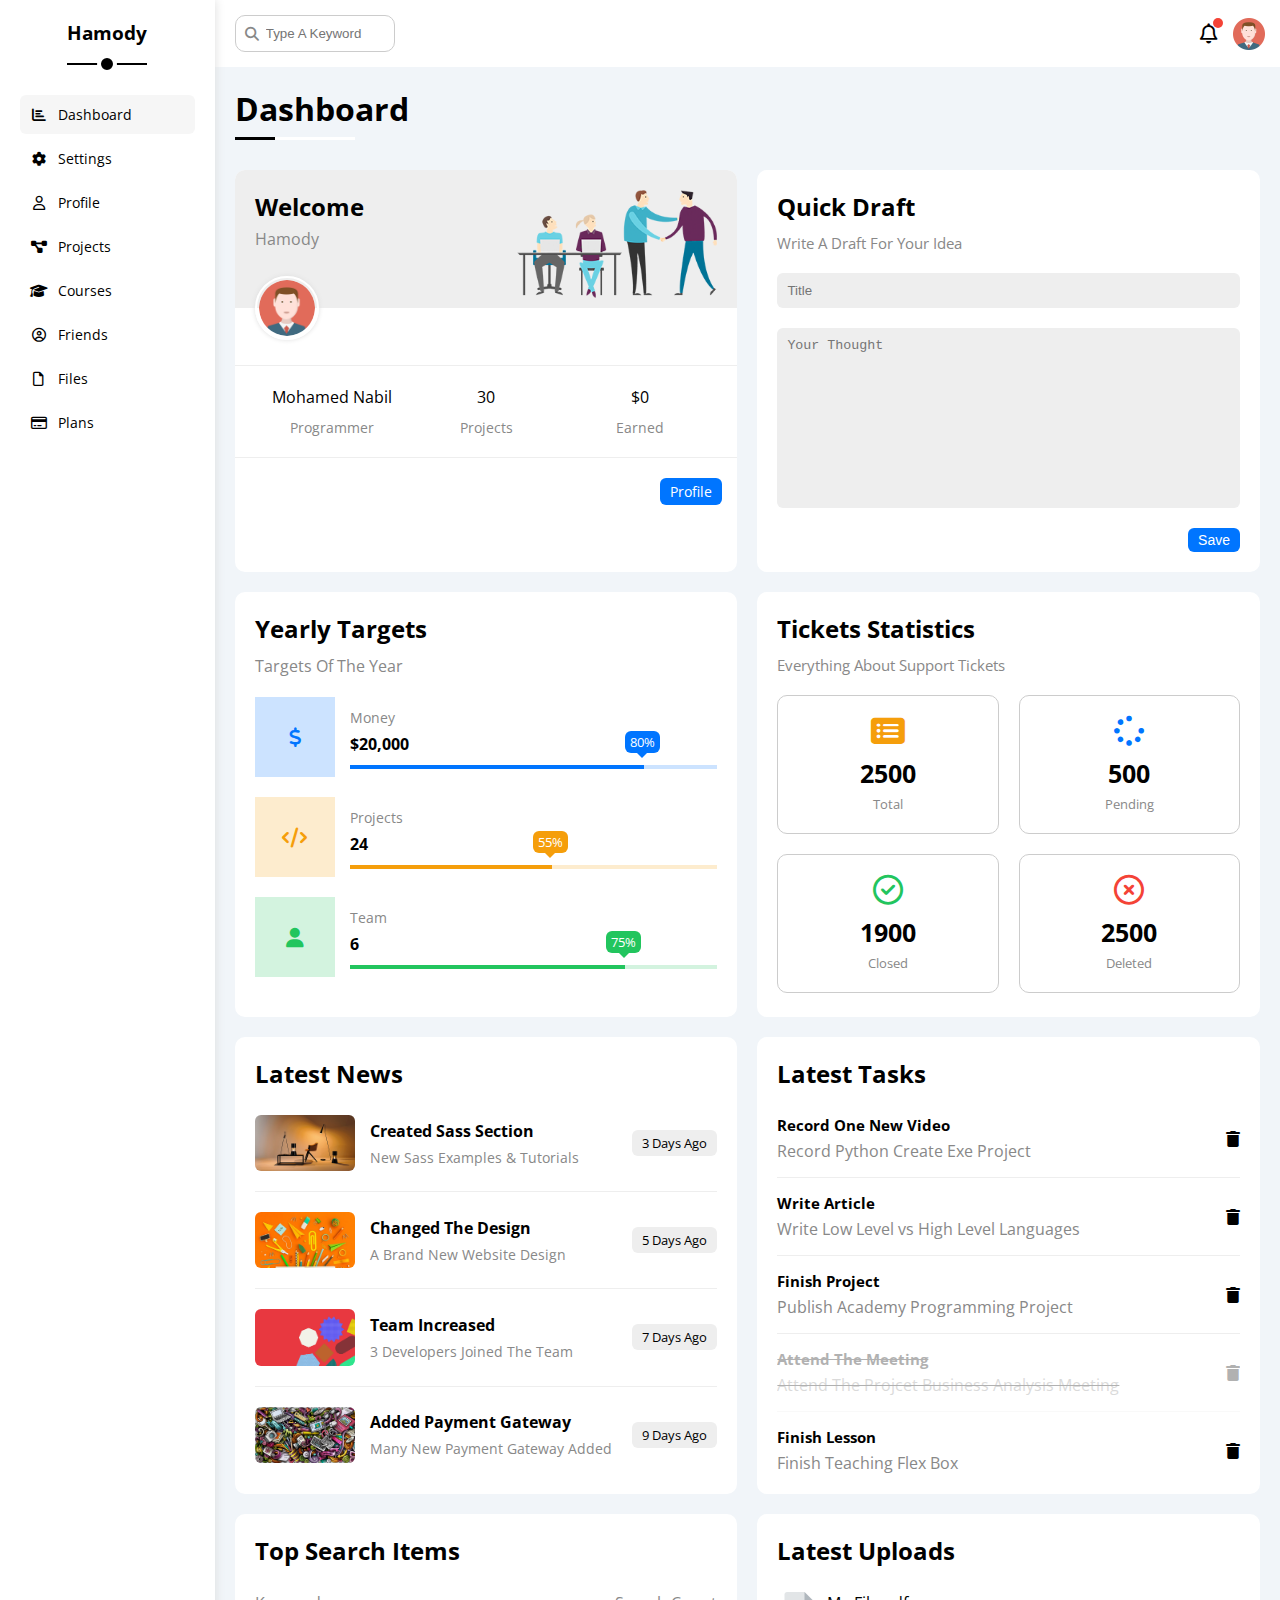
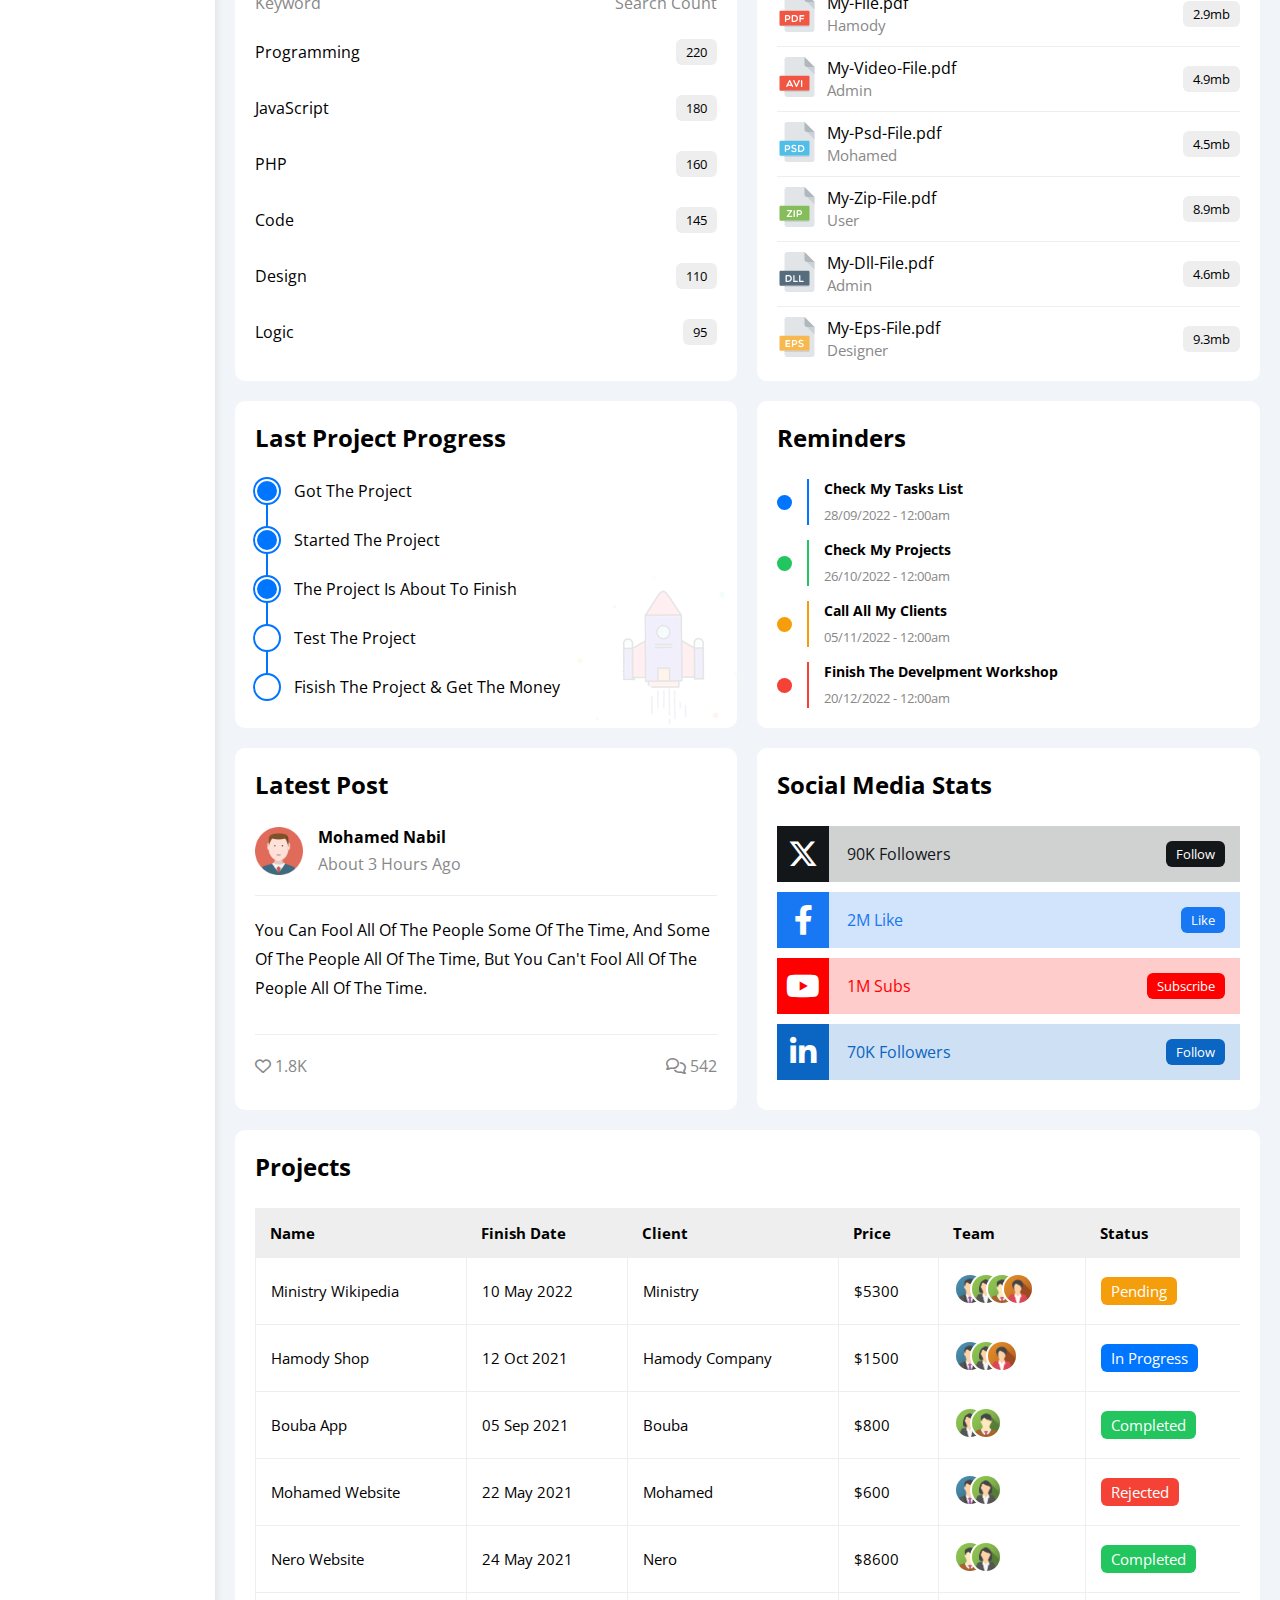
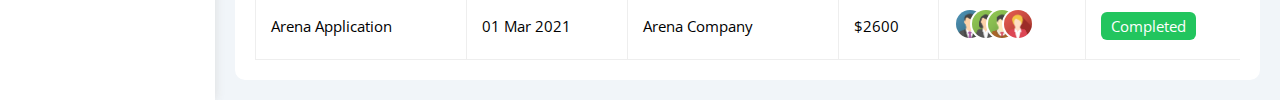
<file: index.html>
<!DOCTYPE html>
<html lang="en">

    <head>
        <meta charset="UTF-8">
        <meta name="viewport" content="width=device-width, initial-scale=1.0">
        <title>Dashboard</title>
        <!-- FontAwesome Library -->
        <link rel="stylesheet" href="css/all.min.css">
        <!-- FrameWork File -->
        <link rel="stylesheet" href="css/framework.css">
        <!-- Main Style file -->
        <link rel="stylesheet" href="css/main.css">
        <!-- Google Fonts -->
        <link rel="preconnect" href="https://fonts.googleapis.com">
        <link rel="preconnect" href="https://fonts.gstatic.com" crossorigin>
        <link href="https://fonts.googleapis.com/css2?family=Open+Sans:wght@300;400;500;600;700;800&display=swap"
            rel="stylesheet">
    </head>

    <body>
        <section class="page d-flex">
            <div class="sidebar bg-white p-20 p-relative">
                <h3 class="p-relative txt-center mt-0">Hamody</h3>
                <ul>
                    <li>
                        <a class="active d-flex align-center fs-14 c-black rad-6 p-10" href="index.html">
                            <i class="fa-solid fa-chart-bar fa-fw"></i>
                            <span>Dashboard</span>
                        </a>
                    </li>
                    <li>
                        <a class="d-flex align-center fs-14 c-black rad-6 p-10" href="setting.html">
                            <i class="fa-solid fa-gear fa-fw"></i>
                            <span>Settings</span>
                        </a>
                    </li>
                    <li>
                        <a class="d-flex align-center fs-14 c-black rad-6 p-10" href="profile.html">
                            <i class="fa-regular fa-user fa-fw"></i>
                            <span>Profile</span>
                        </a>
                    </li>
                    <li>
                        <a class="d-flex align-center fs-14 c-black rad-6 p-10" href="projects.html">
                            <i class="fa-solid fa-diagram-project fa-fw"></i>
                            <span>Projects</span>
                        </a>
                    </li>
                    <li>
                        <a class="d-flex align-center fs-14 c-black rad-6 p-10" href="courses.html">
                            <i class="fa-solid fa-graduation-cap fa-fw"></i>
                            <span>Courses</span>
                        </a>
                    </li>
                    <li>
                        <a class="d-flex align-center fs-14 c-black rad-6 p-10" href="friends.html">
                            <i class="fa-regular fa-circle-user fa-fw"></i>
                            <span>Friends</span>
                        </a>
                    </li>
                    <li>
                        <a class="d-flex align-center fs-14 c-black rad-6 p-10" href="files.html">
                            <i class="fa-regular fa-file fa-fw"></i>
                            <span>Files</span>
                        </a>
                    </li>
                    <li>
                        <a class="d-flex align-center fs-14 c-black rad-6 p-10" href="plans.html">
                            <i class="fa-regular fa-credit-card fa-fw"></i>
                            <span>Plans</span>
                        </a>
                    </li>
                </ul>
            </div>
            <div class="content w-full">
                <!-- Start Header -->
                <div class="head bg-white p-15 between-flex">
                    <div class="search">
                        <input type="search" class="p-10" placeholder="Type A Keyword">
                    </div>
                    <div class="head-icons d-flex align-center">
                        <span class="notification p-relative">
                            <i class="fa-regular fa-bell fa-lg"></i>
                        </span>
                        <img src="imgs/avatar.png" alt="">
                    </div>
                </div>
                <!-- End Header -->
                <h1 class="p-relative">Dashboard</h1>
                <div class="wrapper d-grid gap-20">

                    <!-- Start Welcome Widget -->
                    <div class="welcome bg-white rad-10 txt-center-mobile block-mobile">
                        <div class="welcome-head d-flex space-between bg-eee p-20">
                            <div class="txt">
                                <h2 class="m-0">Welcome</h2>
                                <p class="c-gray">Hamody</p>
                            </div>
                            <img src="imgs/welcome.png" alt="" class="hide-mobile">
                        </div>
                        <img src="imgs/avatar.png" alt="">
                        <div class="body txt-center d-flex p-20 mt-20 mb-20 block-mobile">
                            <div>Mohamed Nabil <span class="d-block mt-10 c-gray fs-14">Programmer</span></div>
                            <div>30 <span class="d-block mt-10 c-gray fs-14">Projects</span></div>
                            <div>$0 <span class="d-block mt-10 c-gray fs-14">Earned</span></div>
                        </div>
                        <a href="profile.html"
                            class="visit-profile btn-shape bg-blue c-white d-block w-fit fs-14">Profile</a>
                    </div>
                    <!-- End Welcome Widget -->

                    <!-- Start Quick Draft Widget -->
                    <div class="quick-draft bg-white rad-10 p-20">
                        <h2 class="mt-0 mb-10">Quick Draft</h2>
                        <p class="mt-0 fs-15 c-gray mb-20">Write A Draft For Your Idea</p>
                        <form>
                            <input type="text" class="d-block p-10 bg-eee mb-20 b-none rad-6 w-full"
                                placeholder="Title">
                            <textarea class="mb-20 bg-eee d-block p-10 b-none rad-6 w-full"
                                placeholder="Your Thought"></textarea>
                            <input type="submit" value="Save" class="fs-14 b-none btn-shape bg-blue c-white d-block">
                        </form>
                    </div>
                    <!-- End Quick Draft Widget -->

                    <!-- Start Yearly Target Widget -->
                    <div class="targets bg-white rad-10 p-20">
                        <h2 class="mt-0 mb-10">Yearly Targets</h2>
                        <p class="mt-0 mb-20 c-gray">Targets Of The Year</p>
                        <div class="target-row center-flex mb-20">
                            <div class="icon center-flex one">
                                <i class="fa-solid fa-dollar-sign fa-lg c-blue"></i>
                            </div>
                            <div class="details">
                                <span class="fs-14 c-gray">Money</span>
                                <span class="d-block fw-bold mt-5 mb-10">$20,000</span>
                                <span class="progress p-relative w-full d-block one">
                                    <span class="p-absolute bg-blue d-block" style="width: 80%; height: 100%;">
                                        <span class="bg-blue c-white rad-6 p-absolute fs-13 one">80%</span>
                                    </span>
                                </span>
                            </div>
                        </div>
                        <div class="target-row center-flex mb-20">
                            <div class="icon center-flex two">
                                <i class="fa-solid fa-code fa-lg c-orange"></i>
                            </div>
                            <div class="details">
                                <span class="fs-14 c-gray">Projects</span>
                                <span class="d-block fw-bold mt-5 mb-10">24</span>
                                <span class="progress p-relative w-full d-block two">
                                    <span class="p-absolute bg-orange d-block" style="width: 55%; height: 100%;">
                                        <span class="bg-orange c-white rad-6 p-absolute fs-13 two">55%</span>
                                    </span>
                                </span>
                            </div>
                        </div>
                        <div class="target-row center-flex mb-20">
                            <div class="icon center-flex three">
                                <i class="fa-solid fa-user fa-lg c-green"></i>
                            </div>
                            <div class="details">
                                <span class="fs-14 c-gray">Team</span>
                                <span class="d-block fw-bold mt-5 mb-10">6</span>
                                <span class="progress p-relative w-full d-block three">
                                    <span class="p-absolute bg-green d-block" style="width: 75%; height: 100%;">
                                        <span class="bg-green c-white rad-6 p-absolute fs-13 three">75%</span>
                                    </span>
                                </span>
                            </div>
                        </div>
                    </div>
                    <!-- End Yearly Target Widget -->

                    <!-- Start Tickets Widget -->
                    <div class="tickets bg-white rad-10 p-20">
                        <h2 class="mt-0 mb-10">Tickets Statistics</h2>
                        <p class="mt-0 mb-20 c-gray fs-15">Everything About Support Tickets</p>
                        <div class="tickets-list d-flex gap-20 f-wrap txt-center">
                            <div class="element p-20 rad-10">
                                <i class="fa-solid fa-rectangle-list c-orange mb-10"></i>
                                <span class="num fw-bold fs-25 d-block mb-5">2500</span>
                                <span class="name c-gray d-block fs-13">Total</span>
                            </div>
                            <div class="element p-20 rad-10">
                                <i class="fa-solid fa-spinner c-blue mb-10 c-blue"></i>
                                <span class="num fw-bold fs-25 d-block mb-5">500</span>
                                <span class="name c-gray d-block fs-13">Pending</span>
                            </div>
                            <div class="element p-20 rad-10">
                                <i class="fa-regular fa-circle-check mb-10 c-green"></i>
                                <span class="num fw-bold fs-25 d-block mb-5">1900</span>
                                <span class="name c-gray d-block fs-13">Closed</span>
                            </div>
                            <div class="element p-20 rad-10">
                                <i class="fa-regular fa-circle-xmark mb-10 c-red"></i>
                                <span class="num fw-bold fs-25 d-block mb-5">2500</span>
                                <span class="name c-gray d-block fs-13">Deleted</span>
                            </div>
                        </div>
                    </div>
                    <!-- End Tickets Widget -->

                    <!-- Start Latest News Widget -->
                    <div class="latest-news bg-white rad-10 p-20">
                        <h2 class="mt-0 mb-25 txt-center-mobile">Latest News</h2>
                        <div class="news-row d-flex align-center block-mobile txt-center-mobile">
                            <img src="imgs/news-01.png" class="rad-6">
                            <div class="info">
                                <h3>Created Sass Section</h3>
                                <p class="m-0 c-gray fs-14">New Sass Examples & Tutorials</p>
                            </div>
                            <div>
                                <div class="btn-shape bg-eee fs-13 label">3 Days Ago</div>
                            </div>
                        </div>
                        <div class="news-row d-flex align-center block-mobile txt-center-mobile">
                            <img src="imgs/news-02.png" class="rad-6">
                            <div class="info">
                                <h3>Changed The Design</h3>
                                <p class="m-0 c-gray fs-14">A Brand New Website Design</p>
                            </div>
                            <div>
                                <div class="btn-shape bg-eee fs-13 label">5 Days Ago</div>
                            </div>
                        </div>
                        <div class="news-row d-flex align-center block-mobile txt-center-mobile">
                            <img src="imgs/news-03.png" class="rad-6">
                            <div class="info">
                                <h3>Team Increased</h3>
                                <p class="m-0 c-gray fs-14">3 Developers Joined The Team</p>
                            </div>
                            <div>
                                <div class="btn-shape bg-eee fs-13 label">7 Days Ago</div>
                            </div>
                        </div>
                        <div class="news-row d-flex align-center block-mobile txt-center-mobile">
                            <img src="imgs/news-04.png" class="rad-6">
                            <div class="info">
                                <h3>Added Payment Gateway</h3>
                                <p class="m-0 c-gray fs-14">Many New Payment Gateway Added</p>
                            </div>
                            <div>
                                <div class="btn-shape bg-eee fs-13 label">9 Days Ago</div>
                            </div>
                        </div>
                    </div>
                    <!-- End Latest News Widget -->
                    <!-- Start Latest Tasts Widget -->
                    <div class="latest-tasks bg-white p-20 rad-10">
                        <h2 class="mt-0 mb-25">Latest Tasks</h2>
                        <div class="task between-flex">
                            <div class="info">
                                <h3 class="mt-0 mb-5 fs-15">Record One New Video</h3>
                                <p class="m-0 c-gray">
                                    Record Python Create Exe Project
                                </p>
                            </div>
                            <i class="fa-solid fa-trash"></i>
                        </div>
                        <div class="task between-flex">
                            <div class="info">
                                <h3 class="mt-0 mb-5 fs-15">Write Article</h3>
                                <p class="m-0 c-gray">
                                    Write Low Level vs High Level Languages
                                </p>
                            </div>
                            <i class="fa-solid fa-trash"></i>
                        </div>
                        <div class="task between-flex">
                            <div class="info">
                                <h3 class="mt-0 mb-5 fs-15">Finish Project</h3>
                                <p class="m-0 c-gray">
                                    Publish Academy Programming Project
                                </p>
                            </div>
                            <i class="fa-solid fa-trash"></i>
                        </div>
                        <div class="task between-flex">
                            <div class="info">
                                <h3 class="mt-0 mb-5 fs-15">Attend The Meeting</h3>
                                <p class="m-0 c-gray">
                                    Attend The Projcet Business Analysis Meeting
                                </p>
                            </div>
                            <i class="fa-solid fa-trash"></i>
                        </div>
                        <div class="task between-flex">
                            <div class="info">
                                <h3 class="mt-0 mb-5 fs-15">Finish Lesson</h3>
                                <p class="m-0 c-gray">
                                    Finish Teaching Flex Box
                                </p>
                            </div>
                            <i class="fa-solid fa-trash"></i>
                        </div>
                    </div>
                    <!-- End Latest Tasks Widget -->

                    <!-- Start Top Search Item Widget -->
                    <div class="top-search bg-white rad-10 p-20">
                        <h2 class="mt-0 mb-25">Top Search Items</h2>
                        <div class="item-head between-flex c-gray mb-10">
                            <div>Keyword</div>
                            <div>Search Count</div>
                        </div>
                        <div class="search-row between-flex pt-15 pb-15">
                            <span>Programming</span>
                            <span class="btn-shape fs-13 bg-eee">220</span>
                        </div>
                        <div class="search-row between-flex pt-15 pb-15">
                            <span>JavaScript</span>
                            <span class="btn-shape fs-13 bg-eee">180</span>
                        </div>
                        <div class="search-row between-flex pt-15 pb-15">
                            <span>PHP</span>
                            <span class="btn-shape fs-13 bg-eee">160</span>
                        </div>
                        <div class="search-row between-flex pt-15 pb-15">
                            <span>Code</span>
                            <span class="btn-shape fs-13 bg-eee">145</span>
                        </div>
                        <div class="search-row between-flex pt-15 pb-15">
                            <span>Design</span>
                            <span class="btn-shape fs-13 bg-eee">110</span>
                        </div>
                        <div class="search-row between-flex pt-15 pb-15">
                            <span>Logic</span>
                            <span class="btn-shape fs-13 bg-eee">95</span>
                        </div>
                    </div>
                    <!-- End Top Search Item Widget -->

                    <!-- Start Latest Uploads Widget -->
                    <div class="uploads bg-white p-20 rad-10">
                        <h2 class="mt-0 mb-25">Latest Uploads</h2>
                        <div class="uploads-row between-flex">
                            <div class="info d-flex">
                                <img class="mr-10" src="imgs/pdf.svg" alt="">
                                <div class="file-name">
                                    <span class="d-block">My-File.pdf</span>
                                    <span class="c-gray fs-15">Hamody</span>
                                </div>
                            </div>
                            <span class="size btn-shape bg-eee fs-13">2.9mb</span>
                        </div>
                        <div class="uploads-row between-flex">
                            <div class="info d-flex">
                                <img class="mr-10" src="imgs/avi.svg" alt="">
                                <div class="file-name">
                                    <span class="d-block">My-Video-File.pdf</span>
                                    <span class="c-gray fs-15">Admin</span>
                                </div>
                            </div>
                            <span class="size btn-shape bg-eee fs-13">4.9mb</span>
                        </div>
                        <div class="uploads-row between-flex">
                            <div class="info d-flex">
                                <img class="mr-10" src="imgs/psd.svg" alt="">
                                <div class="file-name">
                                    <span class="d-block">My-Psd-File.pdf</span>
                                    <span class="c-gray fs-15">Mohamed</span>
                                </div>
                            </div>
                            <span class="size btn-shape bg-eee fs-13">4.5mb</span>
                        </div>
                        <div class="uploads-row between-flex">
                            <div class="info d-flex">
                                <img class="mr-10" src="imgs/zip.svg" alt="">
                                <div class="file-name">
                                    <span class="d-block">My-Zip-File.pdf</span>
                                    <span class="c-gray fs-15">User</span>
                                </div>
                            </div>
                            <span class="size btn-shape bg-eee fs-13">8.9mb</span>
                        </div>
                        <div class="uploads-row between-flex">
                            <div class="info d-flex">
                                <img class="mr-10" src="imgs/dll.svg" alt="">
                                <div class="file-name">
                                    <span class="d-block">My-Dll-File.pdf</span>
                                    <span class="c-gray fs-15">Admin</span>
                                </div>
                            </div>
                            <span class="size btn-shape bg-eee fs-13">4.6mb</span>
                        </div>
                        <div class="uploads-row between-flex">
                            <div class="info d-flex">
                                <img class="mr-10" src="imgs/eps.svg" alt="">
                                <div class="file-name">
                                    <span class="d-block">My-Eps-File.pdf</span>
                                    <span class="c-gray fs-15">Designer</span>
                                </div>
                            </div>
                            <span class="size btn-shape bg-eee fs-13">9.3mb</span>
                        </div>
                    </div>
                    <!-- End Latest Uploads Widget -->

                    <!-- Start Last Project Progress -->
                    <div class="last-progress bg-white rad-10 p-20 p-relative">
                        <h2 class="mt-0 mb-25">Last Project Progress</h2>
                        <img class="hide-mobile" src="imgs/project.png" alt="">
                        <ul class="p-relative m-0">
                            <li class="d-flex align-center mt-25 done">
                                Got The Project
                            </li>
                            <li class="d-flex align-center mt-25 done">
                                Started The Project
                            </li>
                            <li class="d-flex align-center mt-25 done">
                                The Project Is About To Finish
                            </li>
                            <li class="d-flex align-center mt-25 current">
                                Test The Project
                            </li>
                            <li class="d-flex align-center mt-25">
                                Fisish The Project & Get The Money
                            </li>
                        </ul>
                    </div>
                    <!-- End Last Project Progress Widget -->

                    <!-- Start Reminder Widget -->
                    <div class="reminders bg-white rad-10 p-20">
                        <h2 class="mt-0 mb-25">Reminders</h2>
                        <div class="reminders-row d-flex align-center mt-15">
                            <span class="rad-half d-block mr-15 bg-blue"></span>
                            <div class="pl-15 blue">
                                <p class="mt-0 mb-5 fw-bold fs-14">Check My Tasks List</p>
                                <span class="c-gray fs-13">28/09/2022 - 12:00am</span>
                            </div>
                        </div>
                        <div class="reminders-row d-flex align-center mt-15">
                            <span class="rad-half d-block mr-15 bg-green"></span>
                            <div class="pl-15 green">
                                <p class="mt-0 mb-5 fw-bold fs-14">Check My Projects</p>
                                <span class="c-gray fs-13">26/10/2022 - 12:00am</span>
                            </div>
                        </div>
                        <div class="reminders-row d-flex align-center mt-15">
                            <span class="rad-half d-block mr-15 bg-orange"></span>
                            <div class="pl-15 orange">
                                <p class="mt-0 mb-5 fw-bold fs-14">Call All My Clients</p>
                                <span class="c-gray fs-13">05/11/2022 - 12:00am</span>
                            </div>
                        </div>
                        <div class="reminders-row d-flex align-center mt-15">
                            <span class="rad-half d-block mr-15 bg-red"></span>
                            <div class="pl-15 red">
                                <p class="mt-0 mb-5 fw-bold fs-14">Finish The Develpment Workshop</p>
                                <span class="c-gray fs-13">20/12/2022 - 12:00am</span>
                            </div>
                        </div>
                    </div>
                    <!-- End Reminder Widget -->

                    <!-- Start Latest Post Widget -->
                    <div class="latest-post bg-white rad-10 p-20">
                        <h2 class="mt-0 mb-25">Latest Post</h2>
                        <div class="info d-flex align-center">
                            <img class="mr-15" src="imgs/avatar.png" alt="">
                            <div class="details">
                                <span class="fw-bold d-block mb-5">Mohamed Nabil</span>
                                <span class="c-gray">About 3 Hours Ago</span>
                            </div>
                        </div>
                        <div class="post txt-center-mobile mt-20 mb-20 pt-20 pb-20">
                            You Can Fool All Of The People Some Of The Time, And Some Of The People All Of The Time,
                            But You Can't Fool All Of The People All Of The Time.
                        </div>
                        <div class="reach between-flex c-gray">
                            <div class="likes">
                                <i class="fa-regular fa-heart"></i>
                                1.8K
                            </div>
                            <div class="comments">
                                <i class="fa-regular fa-comments"></i>
                                542
                            </div>
                        </div>
                    </div>
                    <!-- End Latest Post Widget -->

                    <!-- Start Social Media Stats -->
                    <div class="social-stats bg-white rad-10 p-20">
                        <h2 class="mt-0 mb-25">Social Media Stats</h2>
                        <div class="platform p-relative mb-10 between-flex p-15 twitter">
                            <i class="fa-brands fa-x-twitter center-flex c-white h-full"></i>
                            <spab>90K Followers</spab>
                            <a class="btn-shape fs-13 c-white" href="#">Follow</a>
                        </div>
                        <div class="platform p-relative mb-10 between-flex p-15 facebook">
                            <i class="fa-brands fa-facebook-f center-flex c-white h-full"></i>
                            <spab>2M Like</spab>
                            <a class="btn-shape fs-13 c-white" href="#">Like</a>
                        </div>
                        <div class="platform p-relative mb-10 between-flex p-15 youtube">
                            <i class="fa-brands fa-youtube center-flex c-white h-full"></i>
                            <spab>1M Subs</spab>
                            <a class="btn-shape fs-13 c-white" href="#">Subscribe</a>
                        </div>
                        <div class="platform p-relative mb-10 between-flex p-15 linkedin">
                            <i class="fa-brands fa-linkedin-in center-flex c-white h-full"></i>
                            <spab>70K Followers</spab>
                            <a class="btn-shape fs-13 c-white" href="#">Follow</a>
                        </div>
                    </div>
                    <!-- End Social Media Stats -->
                </div>
                <!-- Start Project Table -->
                <div class="projects bg-white rad-10 p-20 m-20">
                    <h2 class="mt-0 mb-25">Projects</h2>
                    <div class="responsive-table">
                        <table class="w-full fs-15">
                            <thead>
                                <tr>
                                    <td>Name</td>
                                    <td>Finish Date</td>
                                    <td>Client</td>
                                    <td>Price</td>
                                    <td>Team</td>
                                    <td>Status</td>
                                </tr>
                            </thead>
                            <tbody>
                                <tr>
                                    <td>Ministry Wikipedia</td>
                                    <td>10 May 2022</td>
                                    <td>Ministry</td>
                                    <td>$5300</td>
                                    <td>
                                        <img src="imgs/team-01.png" alt="">
                                        <img src="imgs/team-02.png" alt="">
                                        <img src="imgs/team-03.png" alt="">
                                        <img src="imgs/team-04.png" alt="">
                                    </td>
                                    <td>
                                        <span class="btn-shape c-white bg-orange">Pending</span>
                                    </td>
                                </tr>
                                <tr>
                                    <td>Hamody Shop</td>
                                    <td>12 Oct 2021</td>
                                    <td>Hamody Company</td>
                                    <td>$1500</td>
                                    <td>
                                        <img src="imgs/team-01.png" alt="">
                                        <img src="imgs/team-02.png" alt="">
                                        <img src="imgs/team-04.png" alt="">
                                    </td>
                                    <td>
                                        <span class="btn-shape c-white bg-blue">In Progress</span>
                                    </td>
                                </tr>
                                <tr>
                                    <td>Bouba App</td>
                                    <td>05 Sep 2021</td>
                                    <td>Bouba</td>
                                    <td>$800</td>
                                    <td>
                                        <img src="imgs/team-02.png" alt="">
                                        <img src="imgs/team-03.png" alt="">
                                    </td>
                                    <td>
                                        <span class="btn-shape c-white bg-green">Completed</span>
                                    </td>
                                </tr>
                                <tr>
                                    <td>Mohamed Website</td>
                                    <td>22 May 2021</td>
                                    <td>Mohamed</td>
                                    <td>$600</td>
                                    <td>
                                        <img src="imgs/team-01.png" alt="">
                                        <img src="imgs/team-02.png" alt="">
                                    </td>
                                    <td>
                                        <span class="btn-shape c-white bg-red">Rejected</span>
                                    </td>
                                </tr>
                                <tr>
                                    <td>Nero Website</td>
                                    <td>24 May 2021</td>
                                    <td>Nero</td>
                                    <td>$8600</td>
                                    <td>
                                        <img src="imgs/team-03.png" alt="">
                                        <img src="imgs/team-02.png" alt="">
                                    </td>
                                    <td>
                                        <span class="btn-shape c-white bg-green">Completed</span>
                                    </td>
                                </tr>
                                <tr>
                                    <td>Arena Application</td>
                                    <td>01 Mar 2021</td>
                                    <td>Arena Company</td>
                                    <td>$2600</td>
                                    <td>
                                        <img src="imgs/team-01.png" alt="">
                                        <img src="imgs/team-02.png" alt="">
                                        <img src="imgs/team-03.png" alt="">
                                        <img src="imgs/team-05.png" alt="">
                                    </td>
                                    <td>
                                        <span class="btn-shape c-white bg-green">Completed</span>
                                    </td>
                                </tr>
                            </tbody>
                        </table>
                    </div>
                </div>
                <!-- End Project Table -->
            </div>
        </section>
    </body>

</html>
</file>
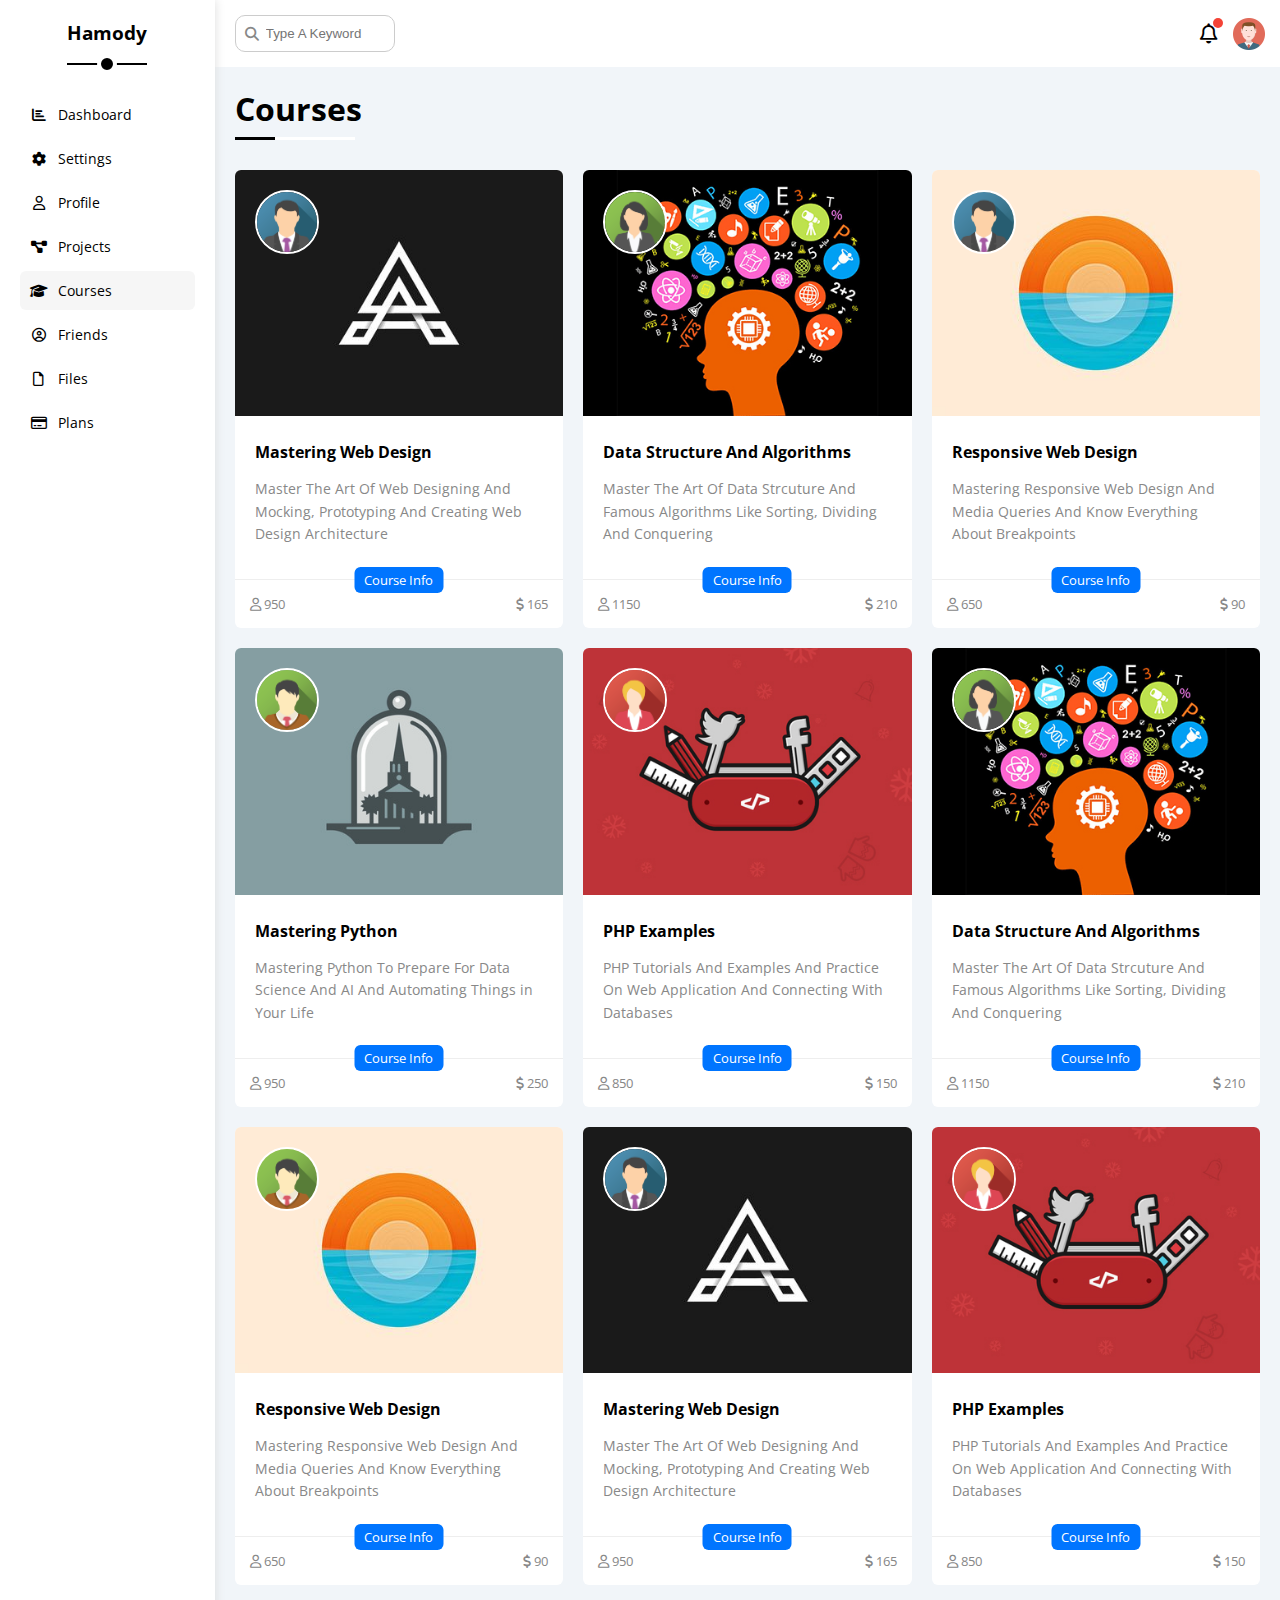
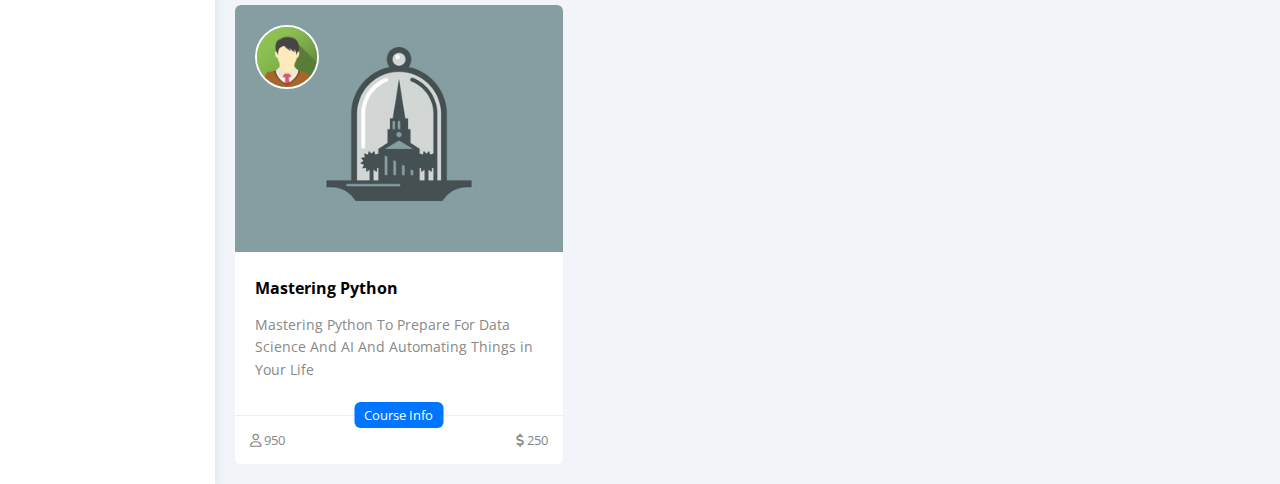
<file: courses.html>
<!DOCTYPE html>
<html lang="en">

    <head>
        <meta charset="UTF-8">
        <meta name="viewport" content="width=device-width, initial-scale=1.0">
        <title>Courses</title>
        <!-- FontAwesome Library -->
        <link rel="stylesheet" href="css/all.min.css">
        <!-- FrameWork File -->
        <link rel="stylesheet" href="css/framework.css">
        <!-- Main Style file -->
        <link rel="stylesheet" href="css/main.css">
        <!-- Google Fonts -->
        <link rel="preconnect" href="https://fonts.googleapis.com">
        <link rel="preconnect" href="https://fonts.gstatic.com" crossorigin>
        <link href="https://fonts.googleapis.com/css2?family=Open+Sans:wght@300;400;500;600;700;800&display=swap"
            rel="stylesheet">
    </head>

    <body>
        <section class="page d-flex">
            <div class="sidebar bg-white p-20 p-relative">
                <h3 class="p-relative txt-center mt-0">Hamody</h3>
                <ul>
                    <li>
                        <a class="d-flex align-center fs-14 c-black rad-6 p-10" href="index.html">
                            <i class="fa-solid fa-chart-bar fa-fw"></i>
                            <span>Dashboard</span>
                        </a>
                    </li>
                    <li>
                        <a class="d-flex align-center fs-14 c-black rad-6 p-10" href="setting.html">
                            <i class="fa-solid fa-gear fa-fw"></i>
                            <span>Settings</span>
                        </a>
                    </li>
                    <li>
                        <a class="d-flex align-center fs-14 c-black rad-6 p-10" href="profile.html">
                            <i class="fa-regular fa-user fa-fw"></i>
                            <span>Profile</span>
                        </a>
                    </li>
                    <li>
                        <a class="d-flex align-center fs-14 c-black rad-6 p-10" href="projects.html">
                            <i class="fa-solid fa-diagram-project fa-fw"></i>
                            <span>Projects</span>
                        </a>
                    </li>
                    <li>
                        <a class="active d-flex align-center fs-14 c-black rad-6 p-10" href="courses.html">
                            <i class="fa-solid fa-graduation-cap fa-fw"></i>
                            <span>Courses</span>
                        </a>
                    </li>
                    <li>
                        <a class="d-flex align-center fs-14 c-black rad-6 p-10" href="friends.html">
                            <i class="fa-regular fa-circle-user fa-fw"></i>
                            <span>Friends</span>
                        </a>
                    </li>
                    <li>
                        <a class="d-flex align-center fs-14 c-black rad-6 p-10" href="files.html">
                            <i class="fa-regular fa-file fa-fw"></i>
                            <span>Files</span>
                        </a>
                    </li>
                    <li>
                        <a class="d-flex align-center fs-14 c-black rad-6 p-10" href="plans.html">
                            <i class="fa-regular fa-credit-card fa-fw"></i>
                            <span>Plans</span>
                        </a>
                    </li>
                </ul>
            </div>
            <div class="content w-full">
                <!-- Start Header -->
                <div class="head bg-white p-15 between-flex">
                    <div class="search">
                        <input type="search" class="p-10" placeholder="Type A Keyword">
                    </div>
                    <div class="head-icons d-flex align-center">
                        <span class="notification p-relative">
                            <i class="fa-regular fa-bell fa-lg"></i>
                        </span>
                        <img src="imgs/avatar.png" alt="">
                    </div>
                </div>
                <!-- End Header -->
                <h1 class="p-relative">Courses</h1>
                <div class="courses-page d-grid m-20 gap-20">
                    <div class="course bg-white rad-6">
                        <img class="course-img" src="imgs/course-01.jpg">
                        <img class="instractor" src="imgs/team-01.png">
                        <div class="info p-20">
                            <h4 class="m-0">Mastering Web Design</h4>
                            <p class="c-gray mt-15 fs-14">
                                Master The Art Of Web Designing And Mocking, Prototyping And Creating Web Design
                                Architecture
                            </p>
                        </div>
                        <div class="stats p-15 fs-13 between-flex">
                            <span class="title btn-shape bg-blue c-white fs-13">Course Info</span>
                            <span class="c-gray">
                                <i class="fa-regular fa-user"></i>
                                950
                            </span>
                            <span class="c-gray">
                                <i class="fa-solid fa-dollar-sign"></i>
                                165
                            </span>
                        </div>
                    </div>
                    <div class="course bg-white rad-6">
                        <img class="course-img" src="imgs/course-02.jpg">
                        <img class="instractor" src="imgs/team-02.png">
                        <div class="info p-20">
                            <h4 class="m-0">Data Structure And Algorithms</h4>
                            <p class="c-gray mt-15 fs-14">
                                Master The Art Of Data Strcuture And Famous Algorithms Like Sorting, Dividing And
                                Conquering
                            </p>
                        </div>
                        <div class="stats p-15 fs-13 between-flex">
                            <span class="title btn-shape bg-blue c-white fs-13">Course Info</span>
                            <span class="c-gray">
                                <i class="fa-regular fa-user"></i>
                                1150
                            </span>
                            <span class="c-gray">
                                <i class="fa-solid fa-dollar-sign"></i>
                                210
                            </span>
                        </div>
                    </div>
                    <div class="course bg-white rad-6">
                        <img class="course-img" src="imgs/course-03.jpg">
                        <img class="instractor" src="imgs/team-01.png">
                        <div class="info p-20">
                            <h4 class="m-0">Responsive Web Design</h4>
                            <p class="c-gray mt-15 fs-14">
                                Mastering Responsive Web Design And Media Queries And Know Everything About Breakpoints
                            </p>
                        </div>
                        <div class="stats p-15 fs-13 between-flex">
                            <span class="title btn-shape bg-blue c-white fs-13">Course Info</span>
                            <span class="c-gray">
                                <i class="fa-regular fa-user"></i>
                                650
                            </span>
                            <span class="c-gray">
                                <i class="fa-solid fa-dollar-sign"></i>
                                90
                            </span>
                        </div>
                    </div>
                    <div class="course bg-white rad-6">
                        <img class="course-img" src="imgs/course-04.jpg">
                        <img class="instractor" src="imgs/team-03.png">
                        <div class="info p-20">
                            <h4 class="m-0">Mastering Python</h4>
                            <p class="c-gray mt-15 fs-14">
                                Mastering Python To Prepare For Data Science And AI And Automating Things in Your Life
                            </p>
                        </div>
                        <div class="stats p-15 fs-13 between-flex">
                            <span class="title btn-shape bg-blue c-white fs-13">Course Info</span>
                            <span class="c-gray">
                                <i class="fa-regular fa-user"></i>
                                950
                            </span>
                            <span class="c-gray">
                                <i class="fa-solid fa-dollar-sign"></i>
                                250
                            </span>
                        </div>
                    </div>
                    <div class="course bg-white rad-6">
                        <img class="course-img" src="imgs/course-05.jpg">
                        <img class="instractor" src="imgs/team-05.png">
                        <div class="info p-20">
                            <h4 class="m-0">PHP Examples</h4>
                            <p class="c-gray mt-15 fs-14">
                                PHP Tutorials And Examples And Practice On Web Application And Connecting With Databases
                            </p>
                        </div>
                        <div class="stats p-15 fs-13 between-flex">
                            <span class="title btn-shape bg-blue c-white fs-13">Course Info</span>
                            <span class="c-gray">
                                <i class="fa-regular fa-user"></i>
                                850
                            </span>
                            <span class="c-gray">
                                <i class="fa-solid fa-dollar-sign"></i>
                                150
                            </span>
                        </div>
                    </div>
                    <div class="course bg-white rad-6">
                        <img class="course-img" src="imgs/course-02.jpg">
                        <img class="instractor" src="imgs/team-02.png">
                        <div class="info p-20">
                            <h4 class="m-0">Data Structure And Algorithms</h4>
                            <p class="c-gray mt-15 fs-14">
                                Master The Art Of Data Strcuture And Famous Algorithms Like Sorting, Dividing And
                                Conquering
                            </p>
                        </div>
                        <div class="stats p-15 fs-13 between-flex">
                            <span class="title btn-shape bg-blue c-white fs-13">Course Info</span>
                            <span class="c-gray">
                                <i class="fa-regular fa-user"></i>
                                1150
                            </span>
                            <span class="c-gray">
                                <i class="fa-solid fa-dollar-sign"></i>
                                210
                            </span>
                        </div>
                    </div>
                    <div class="course bg-white rad-6">
                        <img class="course-img" src="imgs/course-03.jpg">
                        <img class="instractor" src="imgs/team-03.png">
                        <div class="info p-20">
                            <h4 class="m-0">Responsive Web Design</h4>
                            <p class="c-gray mt-15 fs-14">
                                Mastering Responsive Web Design And Media Queries And Know Everything About Breakpoints
                            </p>
                        </div>
                        <div class="stats p-15 fs-13 between-flex">
                            <span class="title btn-shape bg-blue c-white fs-13">Course Info</span>
                            <span class="c-gray">
                                <i class="fa-regular fa-user"></i>
                                650
                            </span>
                            <span class="c-gray">
                                <i class="fa-solid fa-dollar-sign"></i>
                                90
                            </span>
                        </div>
                    </div>
                    <div class="course bg-white rad-6">
                        <img class="course-img" src="imgs/course-01.jpg">
                        <img class="instractor" src="imgs/team-01.png">
                        <div class="info p-20">
                            <h4 class="m-0">Mastering Web Design</h4>
                            <p class="c-gray mt-15 fs-14">
                                Master The Art Of Web Designing And Mocking, Prototyping And Creating Web Design
                                Architecture
                            </p>
                        </div>
                        <div class="stats p-15 fs-13 between-flex">
                            <span class="title btn-shape bg-blue c-white fs-13">Course Info</span>
                            <span class="c-gray">
                                <i class="fa-regular fa-user"></i>
                                950
                            </span>
                            <span class="c-gray">
                                <i class="fa-solid fa-dollar-sign"></i>
                                165
                            </span>
                        </div>
                    </div>
                    <div class="course bg-white rad-6">
                        <img class="course-img" src="imgs/course-05.jpg">
                        <img class="instractor" src="imgs/team-05.png">
                        <div class="info p-20">
                            <h4 class="m-0">PHP Examples</h4>
                            <p class="c-gray mt-15 fs-14">
                                PHP Tutorials And Examples And Practice On Web Application And Connecting With Databases
                            </p>
                        </div>
                        <div class="stats p-15 fs-13 between-flex">
                            <span class="title btn-shape bg-blue c-white fs-13">Course Info</span>
                            <span class="c-gray">
                                <i class="fa-regular fa-user"></i>
                                850
                            </span>
                            <span class="c-gray">
                                <i class="fa-solid fa-dollar-sign"></i>
                                150
                            </span>
                        </div>
                    </div>
                    <div class="course bg-white rad-6">
                        <img class="course-img" src="imgs/course-04.jpg">
                        <img class="instractor" src="imgs/team-03.png">
                        <div class="info p-20">
                            <h4 class="m-0">Mastering Python</h4>
                            <p class="c-gray mt-15 fs-14">
                                Mastering Python To Prepare For Data Science And AI And Automating Things in Your Life
                            </p>
                        </div>
                        <div class="stats p-15 fs-13 between-flex">
                            <span class="title btn-shape bg-blue c-white fs-13">Course Info</span>
                            <span class="c-gray">
                                <i class="fa-regular fa-user"></i>
                                950
                            </span>
                            <span class="c-gray">
                                <i class="fa-solid fa-dollar-sign"></i>
                                250
                            </span>
                        </div>
                    </div>
                </div>
            </div>
        </section>
    </body>

</html>
</file>
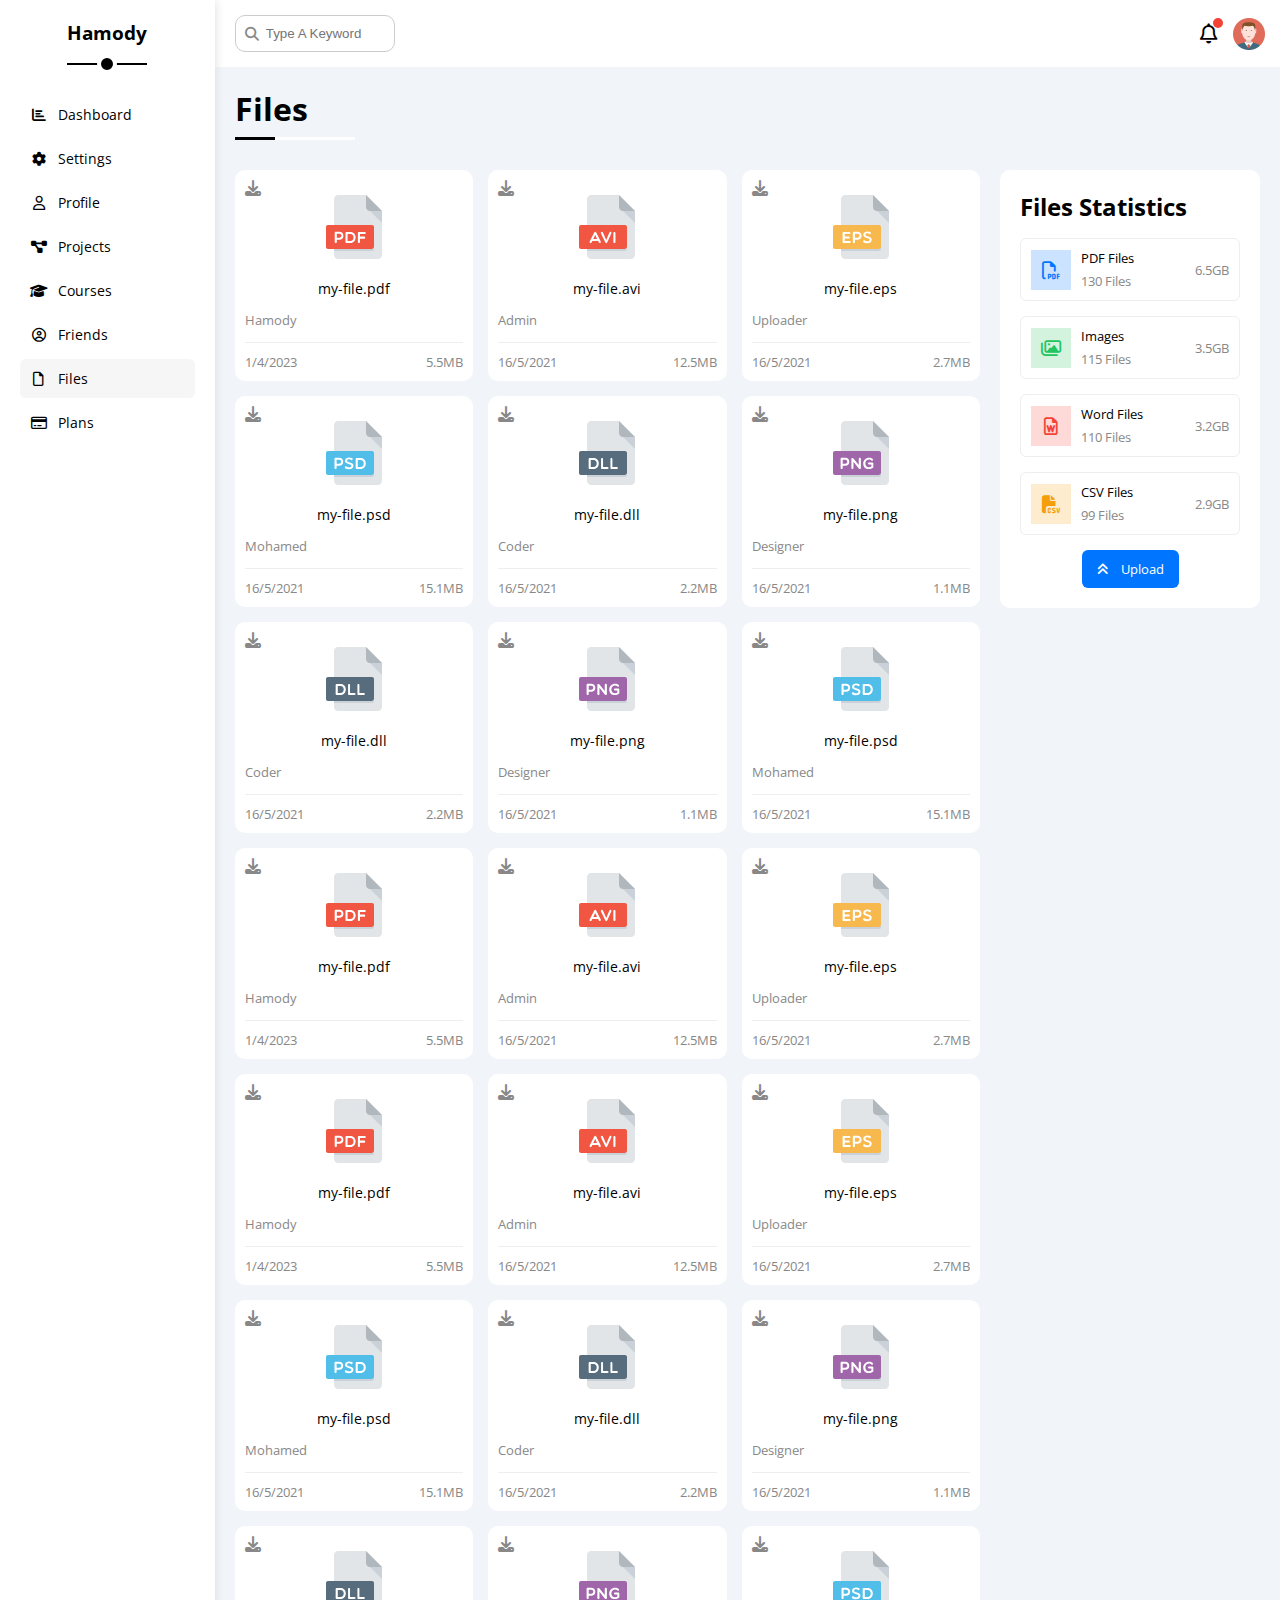
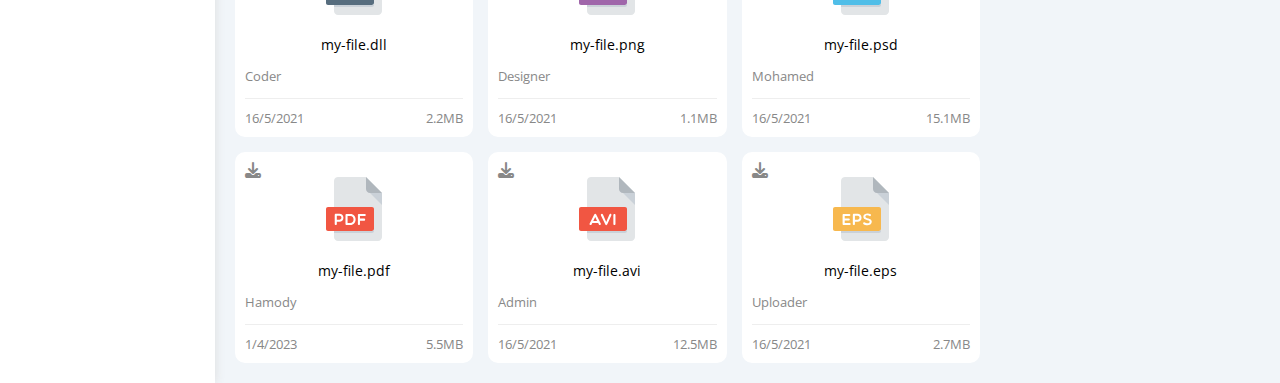
<file: files.html>
<!DOCTYPE html>
<html lang="en">

    <head>
        <meta charset="UTF-8">
        <meta name="viewport" content="width=device-width, initial-scale=1.0">
        <title>Files</title>
        <!-- FontAwesome Library -->
        <link rel="stylesheet" href="css/all.min.css">
        <!-- FrameWork File -->
        <link rel="stylesheet" href="css/framework.css">
        <!-- Main Style file -->
        <link rel="stylesheet" href="css/main.css">
        <!-- Google Fonts -->
        <link rel="preconnect" href="https://fonts.googleapis.com">
        <link rel="preconnect" href="https://fonts.gstatic.com" crossorigin>
        <link href="https://fonts.googleapis.com/css2?family=Open+Sans:wght@300;400;500;600;700;800&display=swap"
            rel="stylesheet">
    </head>

    <body>
        <section class="page d-flex">
            <div class="sidebar bg-white p-20 p-relative">
                <h3 class="p-relative txt-center mt-0">Hamody</h3>
                <ul>
                    <li>
                        <a class="d-flex align-center fs-14 c-black rad-6 p-10" href="index.html">
                            <i class="fa-solid fa-chart-bar fa-fw"></i>
                            <span>Dashboard</span>
                        </a>
                    </li>
                    <li>
                        <a class="d-flex align-center fs-14 c-black rad-6 p-10" href="setting.html">
                            <i class="fa-solid fa-gear fa-fw"></i>
                            <span>Settings</span>
                        </a>
                    </li>
                    <li>
                        <a class="d-flex align-center fs-14 c-black rad-6 p-10" href="profile.html">
                            <i class="fa-regular fa-user fa-fw"></i>
                            <span>Profile</span>
                        </a>
                    </li>
                    <li>
                        <a class="d-flex align-center fs-14 c-black rad-6 p-10" href="projects.html">
                            <i class="fa-solid fa-diagram-project fa-fw"></i>
                            <span>Projects</span>
                        </a>
                    </li>
                    <li>
                        <a class="d-flex align-center fs-14 c-black rad-6 p-10" href="courses.html">
                            <i class="fa-solid fa-graduation-cap fa-fw"></i>
                            <span>Courses</span>
                        </a>
                    </li>
                    <li>
                        <a class="d-flex align-center fs-14 c-black rad-6 p-10" href="friends.html">
                            <i class="fa-regular fa-circle-user fa-fw"></i>
                            <span>Friends</span>
                        </a>
                    </li>
                    <li>
                        <a class="active d-flex align-center fs-14 c-black rad-6 p-10" href="files.html">
                            <i class="fa-regular fa-file fa-fw"></i>
                            <span>Files</span>
                        </a>
                    </li>
                    <li>
                        <a class="d-flex align-center fs-14 c-black rad-6 p-10" href="plans.html">
                            <i class="fa-regular fa-credit-card fa-fw"></i>
                            <span>Plans</span>
                        </a>
                    </li>
                </ul>
            </div>
            <div class="content w-full">
                <!-- Start Header -->
                <div class="head bg-white p-15 between-flex">
                    <div class="search">
                        <input type="search" class="p-10" placeholder="Type A Keyword">
                    </div>
                    <div class="head-icons d-flex align-center">
                        <span class="notification p-relative">
                            <i class="fa-regular fa-bell fa-lg"></i>
                        </span>
                        <img src="imgs/avatar.png" alt="">
                    </div>
                </div>
                <!-- End Header -->
                <h1 class="p-relative">Files</h1>
                <div class="files-page d-flex m-20 gap-20">
                    <div class="files-stats rad-10 bg-white p-20">
                        <h2 class="mt-0 mb-15 txt-center-mobile">Files Statistics</h2>
                        <div class="box d-flex align-center fs-13 border-eee p-10 rad-6 mb-15">
                            <i class="fa-regular fa-file-pdf center-flex blue"></i>
                            <div>
                                <span>PDF Files</span>
                                <span class="c-gray d-block mt-5">130 Files</span>
                            </div>
                            <div class="size c-gray">6.5GB</div>
                        </div>
                        <div class="box d-flex align-center fs-13 border-eee p-10 rad-6 mb-15">
                            <i class="fa-regular fa-images center-flex green"></i>
                            <div>
                                <span>Images</span>
                                <span class="c-gray d-block mt-5">115 Files</span>
                            </div>
                            <div class="size c-gray">3.5GB</div>
                        </div>
                        <div class="box d-flex align-center fs-13 border-eee p-10 rad-6 mb-15">
                            <i class="fa-regular fa-file-word center-flex red"></i>
                            <div>
                                <span>Word Files</span>
                                <span class="c-gray d-block mt-5">110 Files</span>
                            </div>
                            <div class="size c-gray">3.2GB</div>
                        </div>
                        <div class="box d-flex align-center fs-13 border-eee p-10 rad-6 mb-15">
                            <i class="fa-solid fa-file-csv center-flex orange"></i>
                            <div>
                                <span>CSV Files</span>
                                <span class="c-gray d-block mt-5">99 Files</span>
                            </div>
                            <div class="size c-gray">2.9GB</div>
                        </div>
                        <a href="#" class="upload bg-blue c-white rad-6 fs-13">
                            <i class="fa-solid fa-angles-up"></i>
                            Upload
                        </a>
                    </div>
                    <div class="files-content d-grid gap-15">
                        <div class="file rad-10 bg-white p-10">
                            <i class="fa-solid fa-download p-absolute c-gray"></i>
                            <div class="file-img txt-center">
                                <img class="mt-15 mb-15" src="imgs/pdf.svg">
                            </div>
                            <div class="mb-10 txt-center fs-14">my-file.pdf</div>
                            <p class="fs-13 c-gray">Hamody</p>
                            <div class="info between-flex mt-10 pt-10 fs-13 c-gray">
                                <span>1/4/2023</span>
                                <span>5.5MB</span>
                            </div>
                        </div>
                        <div class="file rad-10 bg-white p-10">
                            <i class="fa-solid fa-download p-absolute c-gray"></i>
                            <div class="file-img txt-center">
                                <img class="mt-15 mb-15" src="imgs/avi.svg">
                            </div>
                            <div class="mb-10 txt-center fs-14">my-file.avi</div>
                            <p class="fs-13 c-gray">Admin</p>
                            <div class="info between-flex mt-10 pt-10 fs-13 c-gray">
                                <span>16/5/2021</span>
                                <span>12.5MB</span>
                            </div>
                        </div>
                        <div class="file rad-10 bg-white p-10">
                            <i class="fa-solid fa-download p-absolute c-gray"></i>
                            <div class="file-img txt-center">
                                <img class="mt-15 mb-15" src="imgs/eps.svg">
                            </div>
                            <div class="mb-10 txt-center fs-14">my-file.eps</div>
                            <p class="fs-13 c-gray">Uploader</p>
                            <div class="info between-flex mt-10 pt-10 fs-13 c-gray">
                                <span>16/5/2021</span>
                                <span>2.7MB</span>
                            </div>
                        </div>
                        <div class="file rad-10 bg-white p-10">
                            <i class="fa-solid fa-download p-absolute c-gray"></i>
                            <div class="file-img txt-center">
                                <img class="mt-15 mb-15" src="imgs/psd.svg">
                            </div>
                            <div class="mb-10 txt-center fs-14">my-file.psd</div>
                            <p class="fs-13 c-gray">Mohamed</p>
                            <div class="info between-flex mt-10 pt-10 fs-13 c-gray">
                                <span>16/5/2021</span>
                                <span>15.1MB</span>
                            </div>
                        </div>
                        <div class="file rad-10 bg-white p-10">
                            <i class="fa-solid fa-download p-absolute c-gray"></i>
                            <div class="file-img txt-center">
                                <img class="mt-15 mb-15" src="imgs/dll.svg">
                            </div>
                            <div class="mb-10 txt-center fs-14">my-file.dll</div>
                            <p class="fs-13 c-gray">Coder</p>
                            <div class="info between-flex mt-10 pt-10 fs-13 c-gray">
                                <span>16/5/2021</span>
                                <span>2.2MB</span>
                            </div>
                        </div>
                        <div class="file rad-10 bg-white p-10">
                            <i class="fa-solid fa-download p-absolute c-gray"></i>
                            <div class="file-img txt-center">
                                <img class="mt-15 mb-15" src="imgs/png.svg">
                            </div>
                            <div class="mb-10 txt-center fs-14">my-file.png</div>
                            <p class="fs-13 c-gray">Designer</p>
                            <div class="info between-flex mt-10 pt-10 fs-13 c-gray">
                                <span>16/5/2021</span>
                                <span>1.1MB</span>
                            </div>
                        </div>
                        <div class="file rad-10 bg-white p-10">
                            <i class="fa-solid fa-download p-absolute c-gray"></i>
                            <div class="file-img txt-center">
                                <img class="mt-15 mb-15" src="imgs/dll.svg">
                            </div>
                            <div class="mb-10 txt-center fs-14">my-file.dll</div>
                            <p class="fs-13 c-gray">Coder</p>
                            <div class="info between-flex mt-10 pt-10 fs-13 c-gray">
                                <span>16/5/2021</span>
                                <span>2.2MB</span>
                            </div>
                        </div>
                        <div class="file rad-10 bg-white p-10">
                            <i class="fa-solid fa-download p-absolute c-gray"></i>
                            <div class="file-img txt-center">
                                <img class="mt-15 mb-15" src="imgs/png.svg">
                            </div>
                            <div class="mb-10 txt-center fs-14">my-file.png</div>
                            <p class="fs-13 c-gray">Designer</p>
                            <div class="info between-flex mt-10 pt-10 fs-13 c-gray">
                                <span>16/5/2021</span>
                                <span>1.1MB</span>
                            </div>
                        </div>
                        <div class="file rad-10 bg-white p-10">
                            <i class="fa-solid fa-download p-absolute c-gray"></i>
                            <div class="file-img txt-center">
                                <img class="mt-15 mb-15" src="imgs/psd.svg">
                            </div>
                            <div class="mb-10 txt-center fs-14">my-file.psd</div>
                            <p class="fs-13 c-gray">Mohamed</p>
                            <div class="info between-flex mt-10 pt-10 fs-13 c-gray">
                                <span>16/5/2021</span>
                                <span>15.1MB</span>
                            </div>
                        </div>
                        <div class="file rad-10 bg-white p-10">
                            <i class="fa-solid fa-download p-absolute c-gray"></i>
                            <div class="file-img txt-center">
                                <img class="mt-15 mb-15" src="imgs/pdf.svg">
                            </div>
                            <div class="mb-10 txt-center fs-14">my-file.pdf</div>
                            <p class="fs-13 c-gray">Hamody</p>
                            <div class="info between-flex mt-10 pt-10 fs-13 c-gray">
                                <span>1/4/2023</span>
                                <span>5.5MB</span>
                            </div>
                        </div>
                        <div class="file rad-10 bg-white p-10">
                            <i class="fa-solid fa-download p-absolute c-gray"></i>
                            <div class="file-img txt-center">
                                <img class="mt-15 mb-15" src="imgs/avi.svg">
                            </div>
                            <div class="mb-10 txt-center fs-14">my-file.avi</div>
                            <p class="fs-13 c-gray">Admin</p>
                            <div class="info between-flex mt-10 pt-10 fs-13 c-gray">
                                <span>16/5/2021</span>
                                <span>12.5MB</span>
                            </div>
                        </div>
                        <div class="file rad-10 bg-white p-10">
                            <i class="fa-solid fa-download p-absolute c-gray"></i>
                            <div class="file-img txt-center">
                                <img class="mt-15 mb-15" src="imgs/eps.svg">
                            </div>
                            <div class="mb-10 txt-center fs-14">my-file.eps</div>
                            <p class="fs-13 c-gray">Uploader</p>
                            <div class="info between-flex mt-10 pt-10 fs-13 c-gray">
                                <span>16/5/2021</span>
                                <span>2.7MB</span>
                            </div>
                        </div>
                        <div class="file rad-10 bg-white p-10">
                            <i class="fa-solid fa-download p-absolute c-gray"></i>
                            <div class="file-img txt-center">
                                <img class="mt-15 mb-15" src="imgs/pdf.svg">
                            </div>
                            <div class="mb-10 txt-center fs-14">my-file.pdf</div>
                            <p class="fs-13 c-gray">Hamody</p>
                            <div class="info between-flex mt-10 pt-10 fs-13 c-gray">
                                <span>1/4/2023</span>
                                <span>5.5MB</span>
                            </div>
                        </div>
                        <div class="file rad-10 bg-white p-10">
                            <i class="fa-solid fa-download p-absolute c-gray"></i>
                            <div class="file-img txt-center">
                                <img class="mt-15 mb-15" src="imgs/avi.svg">
                            </div>
                            <div class="mb-10 txt-center fs-14">my-file.avi</div>
                            <p class="fs-13 c-gray">Admin</p>
                            <div class="info between-flex mt-10 pt-10 fs-13 c-gray">
                                <span>16/5/2021</span>
                                <span>12.5MB</span>
                            </div>
                        </div>
                        <div class="file rad-10 bg-white p-10">
                            <i class="fa-solid fa-download p-absolute c-gray"></i>
                            <div class="file-img txt-center">
                                <img class="mt-15 mb-15" src="imgs/eps.svg">
                            </div>
                            <div class="mb-10 txt-center fs-14">my-file.eps</div>
                            <p class="fs-13 c-gray">Uploader</p>
                            <div class="info between-flex mt-10 pt-10 fs-13 c-gray">
                                <span>16/5/2021</span>
                                <span>2.7MB</span>
                            </div>
                        </div>
                        <div class="file rad-10 bg-white p-10">
                            <i class="fa-solid fa-download p-absolute c-gray"></i>
                            <div class="file-img txt-center">
                                <img class="mt-15 mb-15" src="imgs/psd.svg">
                            </div>
                            <div class="mb-10 txt-center fs-14">my-file.psd</div>
                            <p class="fs-13 c-gray">Mohamed</p>
                            <div class="info between-flex mt-10 pt-10 fs-13 c-gray">
                                <span>16/5/2021</span>
                                <span>15.1MB</span>
                            </div>
                        </div>
                        <div class="file rad-10 bg-white p-10">
                            <i class="fa-solid fa-download p-absolute c-gray"></i>
                            <div class="file-img txt-center">
                                <img class="mt-15 mb-15" src="imgs/dll.svg">
                            </div>
                            <div class="mb-10 txt-center fs-14">my-file.dll</div>
                            <p class="fs-13 c-gray">Coder</p>
                            <div class="info between-flex mt-10 pt-10 fs-13 c-gray">
                                <span>16/5/2021</span>
                                <span>2.2MB</span>
                            </div>
                        </div>
                        <div class="file rad-10 bg-white p-10">
                            <i class="fa-solid fa-download p-absolute c-gray"></i>
                            <div class="file-img txt-center">
                                <img class="mt-15 mb-15" src="imgs/png.svg">
                            </div>
                            <div class="mb-10 txt-center fs-14">my-file.png</div>
                            <p class="fs-13 c-gray">Designer</p>
                            <div class="info between-flex mt-10 pt-10 fs-13 c-gray">
                                <span>16/5/2021</span>
                                <span>1.1MB</span>
                            </div>
                        </div>
                        <div class="file rad-10 bg-white p-10">
                            <i class="fa-solid fa-download p-absolute c-gray"></i>
                            <div class="file-img txt-center">
                                <img class="mt-15 mb-15" src="imgs/dll.svg">
                            </div>
                            <div class="mb-10 txt-center fs-14">my-file.dll</div>
                            <p class="fs-13 c-gray">Coder</p>
                            <div class="info between-flex mt-10 pt-10 fs-13 c-gray">
                                <span>16/5/2021</span>
                                <span>2.2MB</span>
                            </div>
                        </div>
                        <div class="file rad-10 bg-white p-10">
                            <i class="fa-solid fa-download p-absolute c-gray"></i>
                            <div class="file-img txt-center">
                                <img class="mt-15 mb-15" src="imgs/png.svg">
                            </div>
                            <div class="mb-10 txt-center fs-14">my-file.png</div>
                            <p class="fs-13 c-gray">Designer</p>
                            <div class="info between-flex mt-10 pt-10 fs-13 c-gray">
                                <span>16/5/2021</span>
                                <span>1.1MB</span>
                            </div>
                        </div>
                        <div class="file rad-10 bg-white p-10">
                            <i class="fa-solid fa-download p-absolute c-gray"></i>
                            <div class="file-img txt-center">
                                <img class="mt-15 mb-15" src="imgs/psd.svg">
                            </div>
                            <div class="mb-10 txt-center fs-14">my-file.psd</div>
                            <p class="fs-13 c-gray">Mohamed</p>
                            <div class="info between-flex mt-10 pt-10 fs-13 c-gray">
                                <span>16/5/2021</span>
                                <span>15.1MB</span>
                            </div>
                        </div>
                        <div class="file rad-10 bg-white p-10">
                            <i class="fa-solid fa-download p-absolute c-gray"></i>
                            <div class="file-img txt-center">
                                <img class="mt-15 mb-15" src="imgs/pdf.svg">
                            </div>
                            <div class="mb-10 txt-center fs-14">my-file.pdf</div>
                            <p class="fs-13 c-gray">Hamody</p>
                            <div class="info between-flex mt-10 pt-10 fs-13 c-gray">
                                <span>1/4/2023</span>
                                <span>5.5MB</span>
                            </div>
                        </div>
                        <div class="file rad-10 bg-white p-10">
                            <i class="fa-solid fa-download p-absolute c-gray"></i>
                            <div class="file-img txt-center">
                                <img class="mt-15 mb-15" src="imgs/avi.svg">
                            </div>
                            <div class="mb-10 txt-center fs-14">my-file.avi</div>
                            <p class="fs-13 c-gray">Admin</p>
                            <div class="info between-flex mt-10 pt-10 fs-13 c-gray">
                                <span>16/5/2021</span>
                                <span>12.5MB</span>
                            </div>
                        </div>
                        <div class="file rad-10 bg-white p-10">
                            <i class="fa-solid fa-download p-absolute c-gray"></i>
                            <div class="file-img txt-center">
                                <img class="mt-15 mb-15" src="imgs/eps.svg">
                            </div>
                            <div class="mb-10 txt-center fs-14">my-file.eps</div>
                            <p class="fs-13 c-gray">Uploader</p>
                            <div class="info between-flex mt-10 pt-10 fs-13 c-gray">
                                <span>16/5/2021</span>
                                <span>2.7MB</span>
                            </div>
                        </div>
                    </div>
                </div>
            </div>
        </section>
    </body>

</html>
</file>
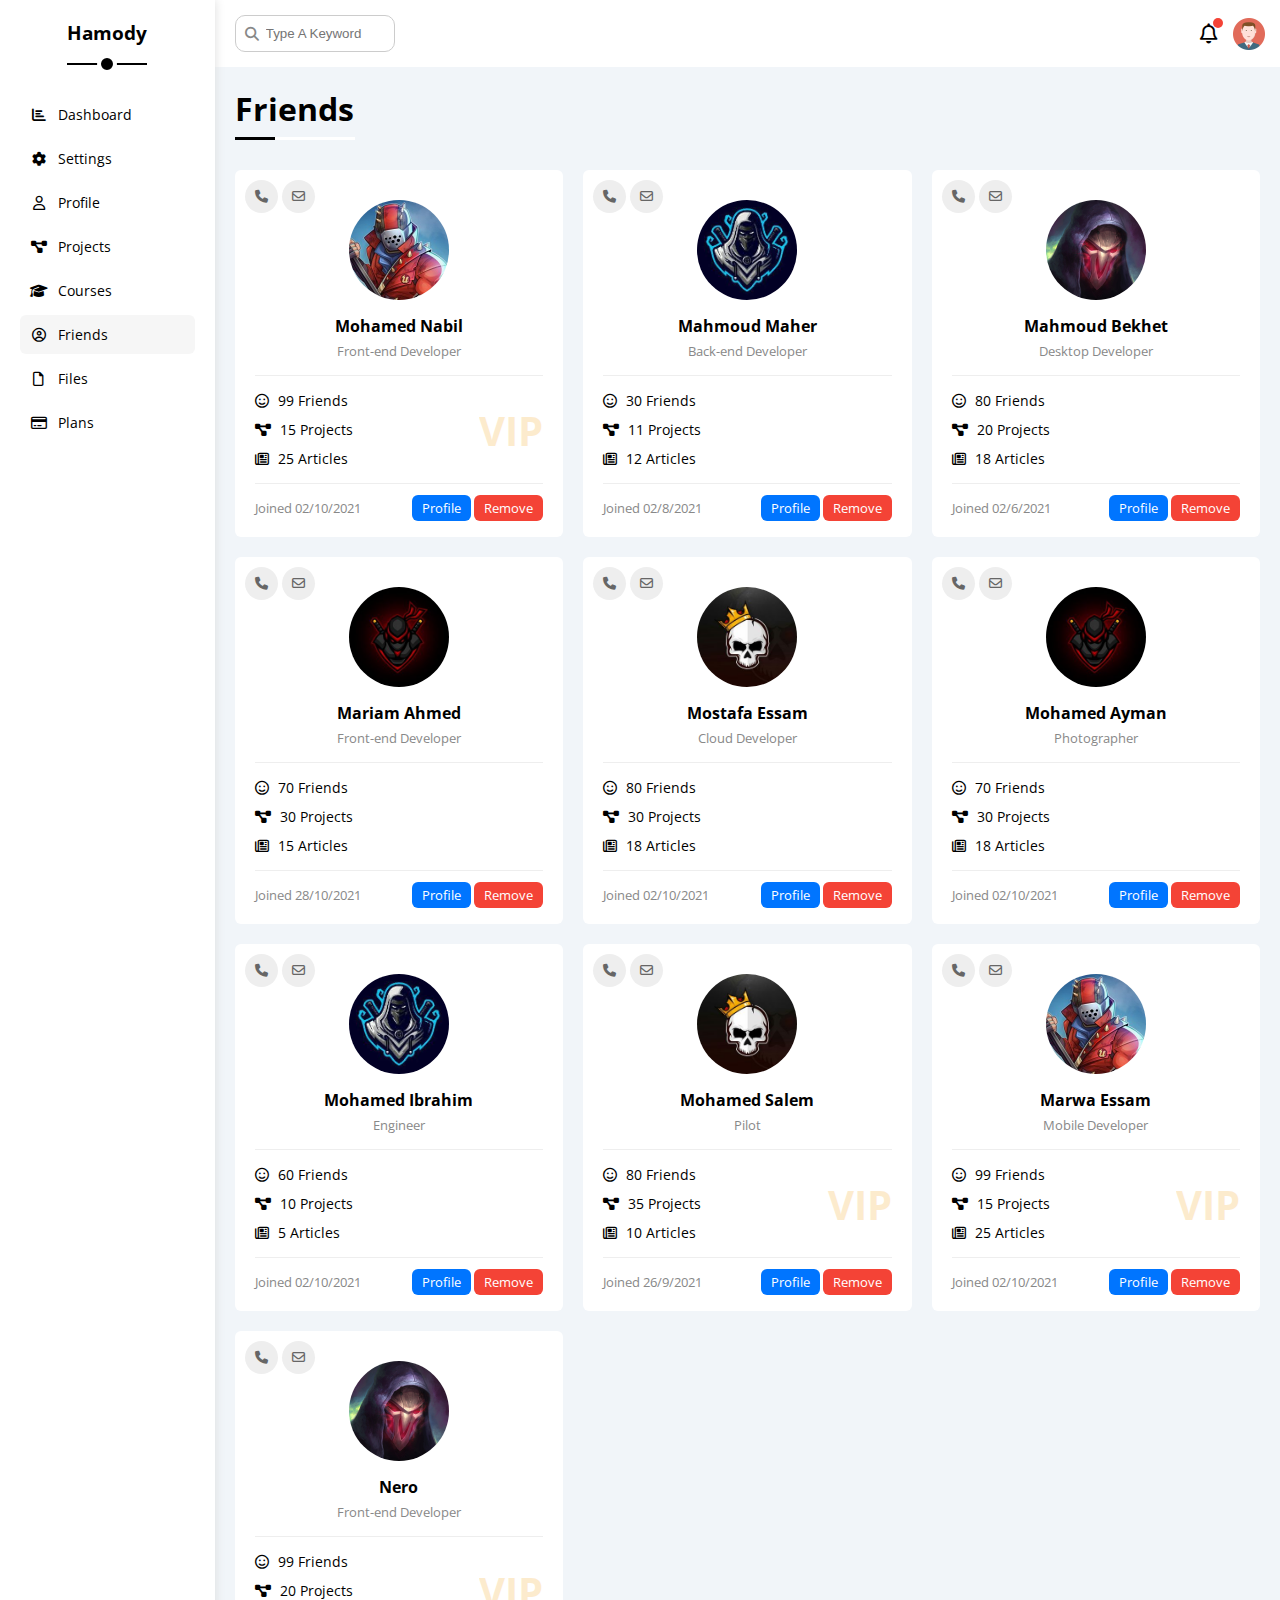
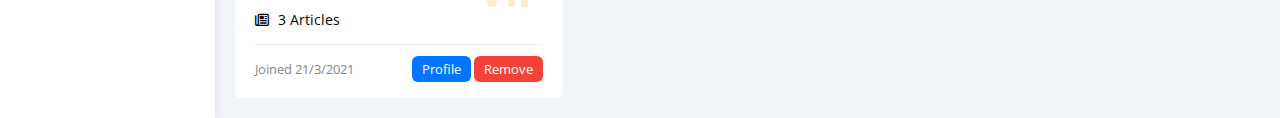
<file: friends.html>
<!DOCTYPE html>
<html lang="en">

    <head>
        <meta charset="UTF-8">
        <meta name="viewport" content="width=device-width, initial-scale=1.0">
        <title>Friends</title>
        <!-- FontAwesome Library -->
        <link rel="stylesheet" href="css/all.min.css">
        <!-- FrameWork File -->
        <link rel="stylesheet" href="css/framework.css">
        <!-- Main Style file -->
        <link rel="stylesheet" href="css/main.css">
        <!-- Google Fonts -->
        <link rel="preconnect" href="https://fonts.googleapis.com">
        <link rel="preconnect" href="https://fonts.gstatic.com" crossorigin>
        <link href="https://fonts.googleapis.com/css2?family=Open+Sans:wght@300;400;500;600;700;800&display=swap"
            rel="stylesheet">
    </head>

    <body>
        <section class="page d-flex">
            <div class="sidebar bg-white p-20 p-relative">
                <h3 class="p-relative txt-center mt-0">Hamody</h3>
                <ul>
                    <li>
                        <a class="d-flex align-center fs-14 c-black rad-6 p-10" href="index.html">
                            <i class="fa-solid fa-chart-bar fa-fw"></i>
                            <span>Dashboard</span>
                        </a>
                    </li>
                    <li>
                        <a class="d-flex align-center fs-14 c-black rad-6 p-10" href="setting.html">
                            <i class="fa-solid fa-gear fa-fw"></i>
                            <span>Settings</span>
                        </a>
                    </li>
                    <li>
                        <a class="d-flex align-center fs-14 c-black rad-6 p-10" href="profile.html">
                            <i class="fa-regular fa-user fa-fw"></i>
                            <span>Profile</span>
                        </a>
                    </li>
                    <li>
                        <a class="d-flex align-center fs-14 c-black rad-6 p-10" href="projects.html">
                            <i class="fa-solid fa-diagram-project fa-fw"></i>
                            <span>Projects</span>
                        </a>
                    </li>
                    <li>
                        <a class="d-flex align-center fs-14 c-black rad-6 p-10" href="courses.html">
                            <i class="fa-solid fa-graduation-cap fa-fw"></i>
                            <span>Courses</span>
                        </a>
                    </li>
                    <li>
                        <a class="active d-flex align-center fs-14 c-black rad-6 p-10" href="friends.html">
                            <i class="fa-regular fa-circle-user fa-fw"></i>
                            <span>Friends</span>
                        </a>
                    </li>
                    <li>
                        <a class="d-flex align-center fs-14 c-black rad-6 p-10" href="files.html">
                            <i class="fa-regular fa-file fa-fw"></i>
                            <span>Files</span>
                        </a>
                    </li>
                    <li>
                        <a class="d-flex align-center fs-14 c-black rad-6 p-10" href="plans.html">
                            <i class="fa-regular fa-credit-card fa-fw"></i>
                            <span>Plans</span>
                        </a>
                    </li>
                </ul>
            </div>
            <div class="content w-full">
                <!-- Start Header -->
                <div class="head bg-white p-15 between-flex">
                    <div class="search">
                        <input type="search" class="p-10" placeholder="Type A Keyword">
                    </div>
                    <div class="head-icons d-flex align-center">
                        <span class="notification p-relative">
                            <i class="fa-regular fa-bell fa-lg"></i>
                        </span>
                        <img src="imgs/avatar.png" alt="">
                    </div>
                </div>
                <!-- End Header -->
                <h1 class="p-relative">Friends</h1>
                <div class="friends-page d-grid gap-20 m-20">
                    <div class="friend p-relative bg-white p-20 rad-6">
                        <div class="contact">
                            <i class="fa-solid fa-phone"></i>
                            <i class="fa-regular fa-envelope"></i>
                        </div>
                        <div class="txt-center">
                            <img class="rad-half mt-10 mb-10 w-100 h-100" src="imgs/friend-01.jpg">
                            <h4 class="m-0">Mohamed Nabil</h4>
                            <p class="mt-5 c-gray fs-13">Front-end Developer</p>
                        </div>
                        <div class="icons fs-14 p-relative">
                            <div class="mb-10">
                                <i class="fa-regular fa-face-smile mr-5"></i>
                                <span>99 Friends</span>
                            </div>
                            <div class="mb-10">
                                <i class="fa-solid fa-diagram-project mr-5"></i>
                                <span>15 Projects</span>
                            </div>
                            <div>
                                <i class="fa-regular fa-newspaper mr-5"></i>
                                <span>25 Articles</span>
                            </div>
                            <span class="vip c-orange fw-bold">VIP</span>
                        </div>
                        <div class="info between-flex fs-13">
                            <span class="c-gray">Joined 02/10/2021</span>
                            <div>
                                <span class="btn-shape c-white bg-blue">Profile</span>
                                <span class="btn-shape c-white bg-red">Remove</span>
                            </div>
                        </div>
                    </div>
                    <div class="friend p-relative bg-white p-20 rad-6">
                        <div class="contact">
                            <i class="fa-solid fa-phone"></i>
                            <i class="fa-regular fa-envelope"></i>
                        </div>
                        <div class="txt-center">
                            <img class="rad-half mt-10 mb-10 w-100 h-100" src="imgs/friend-02.jpg">
                            <h4 class="m-0">Mahmoud Maher</h4>
                            <p class="mt-5 c-gray fs-13">Back-end Developer</p>
                        </div>
                        <div class="icons fs-14 p-relative">
                            <div class="mb-10">
                                <i class="fa-regular fa-face-smile mr-5"></i>
                                <span>30 Friends</span>
                            </div>
                            <div class="mb-10">
                                <i class="fa-solid fa-diagram-project mr-5"></i>
                                <span>11 Projects</span>
                            </div>
                            <div>
                                <i class="fa-regular fa-newspaper mr-5"></i>
                                <span>12 Articles</span>
                            </div>
                        </div>
                        <div class="info between-flex fs-13">
                            <span class="c-gray">Joined 02/8/2021</span>
                            <div>
                                <span class="btn-shape c-white bg-blue">Profile</span>
                                <span class="btn-shape c-white bg-red">Remove</span>
                            </div>
                        </div>
                    </div>
                    <div class="friend p-relative bg-white p-20 rad-6">
                        <div class="contact">
                            <i class="fa-solid fa-phone"></i>
                            <i class="fa-regular fa-envelope"></i>
                        </div>
                        <div class="txt-center">
                            <img class="rad-half mt-10 mb-10 w-100 h-100" src="imgs/friend-03.jpg">
                            <h4 class="m-0">Mahmoud Bekhet</h4>
                            <p class="mt-5 c-gray fs-13">Desktop Developer</p>
                        </div>
                        <div class="icons fs-14 p-relative">
                            <div class="mb-10">
                                <i class="fa-regular fa-face-smile mr-5"></i>
                                <span>80 Friends</span>
                            </div>
                            <div class="mb-10">
                                <i class="fa-solid fa-diagram-project mr-5"></i>
                                <span>20 Projects</span>
                            </div>
                            <div>
                                <i class="fa-regular fa-newspaper mr-5"></i>
                                <span>18 Articles</span>
                            </div>
                        </div>
                        <div class="info between-flex fs-13">
                            <span class="c-gray">Joined 02/6/2021</span>
                            <div>
                                <span class="btn-shape c-white bg-blue">Profile</span>
                                <span class="btn-shape c-white bg-red">Remove</span>
                            </div>
                        </div>
                    </div>
                    <div class="friend p-relative bg-white p-20 rad-6">
                        <div class="contact">
                            <i class="fa-solid fa-phone"></i>
                            <i class="fa-regular fa-envelope"></i>
                        </div>
                        <div class="txt-center">
                            <img class="rad-half mt-10 mb-10 w-100 h-100" src="imgs/friend-04.jpg">
                            <h4 class="m-0">Mariam Ahmed</h4>
                            <p class="mt-5 c-gray fs-13">Front-end Developer</p>
                        </div>
                        <div class="icons fs-14 p-relative">
                            <div class="mb-10">
                                <i class="fa-regular fa-face-smile mr-5"></i>
                                <span>70 Friends</span>
                            </div>
                            <div class="mb-10">
                                <i class="fa-solid fa-diagram-project mr-5"></i>
                                <span>30 Projects</span>
                            </div>
                            <div>
                                <i class="fa-regular fa-newspaper mr-5"></i>
                                <span>15 Articles</span>
                            </div>
                        </div>
                        <div class="info between-flex fs-13">
                            <span class="c-gray">Joined 28/10/2021</span>
                            <div>
                                <span class="btn-shape c-white bg-blue">Profile</span>
                                <span class="btn-shape c-white bg-red">Remove</span>
                            </div>
                        </div>
                    </div>
                    <div class="friend p-relative bg-white p-20 rad-6">
                        <div class="contact">
                            <i class="fa-solid fa-phone"></i>
                            <i class="fa-regular fa-envelope"></i>
                        </div>
                        <div class="txt-center">
                            <img class="rad-half mt-10 mb-10 w-100 h-100" src="imgs/friend-05.jpg">
                            <h4 class="m-0">Mostafa Essam</h4>
                            <p class="mt-5 c-gray fs-13">Cloud Developer</p>
                        </div>
                        <div class="icons fs-14 p-relative">
                            <div class="mb-10">
                                <i class="fa-regular fa-face-smile mr-5"></i>
                                <span>80 Friends</span>
                            </div>
                            <div class="mb-10">
                                <i class="fa-solid fa-diagram-project mr-5"></i>
                                <span>30 Projects</span>
                            </div>
                            <div>
                                <i class="fa-regular fa-newspaper mr-5"></i>
                                <span>18 Articles</span>
                            </div>
                        </div>
                        <div class="info between-flex fs-13">
                            <span class="c-gray">Joined 02/10/2021</span>
                            <div>
                                <span class="btn-shape c-white bg-blue">Profile</span>
                                <span class="btn-shape c-white bg-red">Remove</span>
                            </div>
                        </div>
                    </div>
                    <div class="friend p-relative bg-white p-20 rad-6">
                        <div class="contact">
                            <i class="fa-solid fa-phone"></i>
                            <i class="fa-regular fa-envelope"></i>
                        </div>
                        <div class="txt-center">
                            <img class="rad-half mt-10 mb-10 w-100 h-100" src="imgs/friend-04.jpg">
                            <h4 class="m-0">Mohamed Ayman</h4>
                            <p class="mt-5 c-gray fs-13">Photographer</p>
                        </div>
                        <div class="icons fs-14 p-relative">
                            <div class="mb-10">
                                <i class="fa-regular fa-face-smile mr-5"></i>
                                <span>70 Friends</span>
                            </div>
                            <div class="mb-10">
                                <i class="fa-solid fa-diagram-project mr-5"></i>
                                <span>30 Projects</span>
                            </div>
                            <div>
                                <i class="fa-regular fa-newspaper mr-5"></i>
                                <span>18 Articles</span>
                            </div>
                        </div>
                        <div class="info between-flex fs-13">
                            <span class="c-gray">Joined 02/10/2021</span>
                            <div>
                                <span class="btn-shape c-white bg-blue">Profile</span>
                                <span class="btn-shape c-white bg-red">Remove</span>
                            </div>
                        </div>
                    </div>
                    <div class="friend p-relative bg-white p-20 rad-6">
                        <div class="contact">
                            <i class="fa-solid fa-phone"></i>
                            <i class="fa-regular fa-envelope"></i>
                        </div>
                        <div class="txt-center">
                            <img class="rad-half mt-10 mb-10 w-100 h-100" src="imgs/friend-02.jpg">
                            <h4 class="m-0">Mohamed Ibrahim</h4>
                            <p class="mt-5 c-gray fs-13">Engineer</p>
                        </div>
                        <div class="icons fs-14 p-relative">
                            <div class="mb-10">
                                <i class="fa-regular fa-face-smile mr-5"></i>
                                <span>60 Friends</span>
                            </div>
                            <div class="mb-10">
                                <i class="fa-solid fa-diagram-project mr-5"></i>
                                <span>10 Projects</span>
                            </div>
                            <div>
                                <i class="fa-regular fa-newspaper mr-5"></i>
                                <span>5 Articles</span>
                            </div>
                        </div>
                        <div class="info between-flex fs-13">
                            <span class="c-gray">Joined 02/10/2021</span>
                            <div>
                                <span class="btn-shape c-white bg-blue">Profile</span>
                                <span class="btn-shape c-white bg-red">Remove</span>
                            </div>
                        </div>
                    </div>
                    <div class="friend p-relative bg-white p-20 rad-6">
                        <div class="contact">
                            <i class="fa-solid fa-phone"></i>
                            <i class="fa-regular fa-envelope"></i>
                        </div>
                        <div class="txt-center">
                            <img class="rad-half mt-10 mb-10 w-100 h-100" src="imgs/friend-05.jpg">
                            <h4 class="m-0">Mohamed Salem</h4>
                            <p class="mt-5 c-gray fs-13">Pilot</p>
                        </div>
                        <div class="icons fs-14 p-relative">
                            <div class="mb-10">
                                <i class="fa-regular fa-face-smile mr-5"></i>
                                <span>80 Friends</span>
                            </div>
                            <div class="mb-10">
                                <i class="fa-solid fa-diagram-project mr-5"></i>
                                <span>35 Projects</span>
                            </div>
                            <div>
                                <i class="fa-regular fa-newspaper mr-5"></i>
                                <span>10 Articles</span>
                            </div>
                            <span class="vip c-orange fw-bold">VIP</span>
                        </div>
                        <div class="info between-flex fs-13">
                            <span class="c-gray">Joined 26/9/2021</span>
                            <div>
                                <span class="btn-shape c-white bg-blue">Profile</span>
                                <span class="btn-shape c-white bg-red">Remove</span>
                            </div>
                        </div>
                    </div>
                    <div class="friend p-relative bg-white p-20 rad-6">
                        <div class="contact">
                            <i class="fa-solid fa-phone"></i>
                            <i class="fa-regular fa-envelope"></i>
                        </div>
                        <div class="txt-center">
                            <img class="rad-half mt-10 mb-10 w-100 h-100" src="imgs/friend-01.jpg">
                            <h4 class="m-0">Marwa Essam</h4>
                            <p class="mt-5 c-gray fs-13">Mobile Developer</p>
                        </div>
                        <div class="icons fs-14 p-relative">
                            <div class="mb-10">
                                <i class="fa-regular fa-face-smile mr-5"></i>
                                <span>99 Friends</span>
                            </div>
                            <div class="mb-10">
                                <i class="fa-solid fa-diagram-project mr-5"></i>
                                <span>15 Projects</span>
                            </div>
                            <div>
                                <i class="fa-regular fa-newspaper mr-5"></i>
                                <span>25 Articles</span>
                            </div>
                            <span class="vip c-orange fw-bold">VIP</span>
                        </div>
                        <div class="info between-flex fs-13">
                            <span class="c-gray">Joined 02/10/2021</span>
                            <div>
                                <span class="btn-shape c-white bg-blue">Profile</span>
                                <span class="btn-shape c-white bg-red">Remove</span>
                            </div>
                        </div>
                    </div>
                    <div class="friend p-relative bg-white p-20 rad-6">
                        <div class="contact">
                            <i class="fa-solid fa-phone"></i>
                            <i class="fa-regular fa-envelope"></i>
                        </div>
                        <div class="txt-center">
                            <img class="rad-half mt-10 mb-10 w-100 h-100" src="imgs/friend-03.jpg">
                            <h4 class="m-0">Nero</h4>
                            <p class="mt-5 c-gray fs-13">Front-end Developer</p>
                        </div>
                        <div class="icons fs-14 p-relative">
                            <div class="mb-10">
                                <i class="fa-regular fa-face-smile mr-5"></i>
                                <span>99 Friends</span>
                            </div>
                            <div class="mb-10">
                                <i class="fa-solid fa-diagram-project mr-5"></i>
                                <span>20 Projects</span>
                            </div>
                            <div>
                                <i class="fa-regular fa-newspaper mr-5"></i>
                                <span>3 Articles</span>
                            </div>
                            <span class="vip c-orange fw-bold">VIP</span>
                        </div>
                        <div class="info between-flex fs-13">
                            <span class="c-gray">Joined 21/3/2021</span>
                            <div>
                                <span class="btn-shape c-white bg-blue">Profile</span>
                                <span class="btn-shape c-white bg-red">Remove</span>
                            </div>
                        </div>
                    </div>
                </div>
            </div>
        </section>
    </body>

</html>
</file>
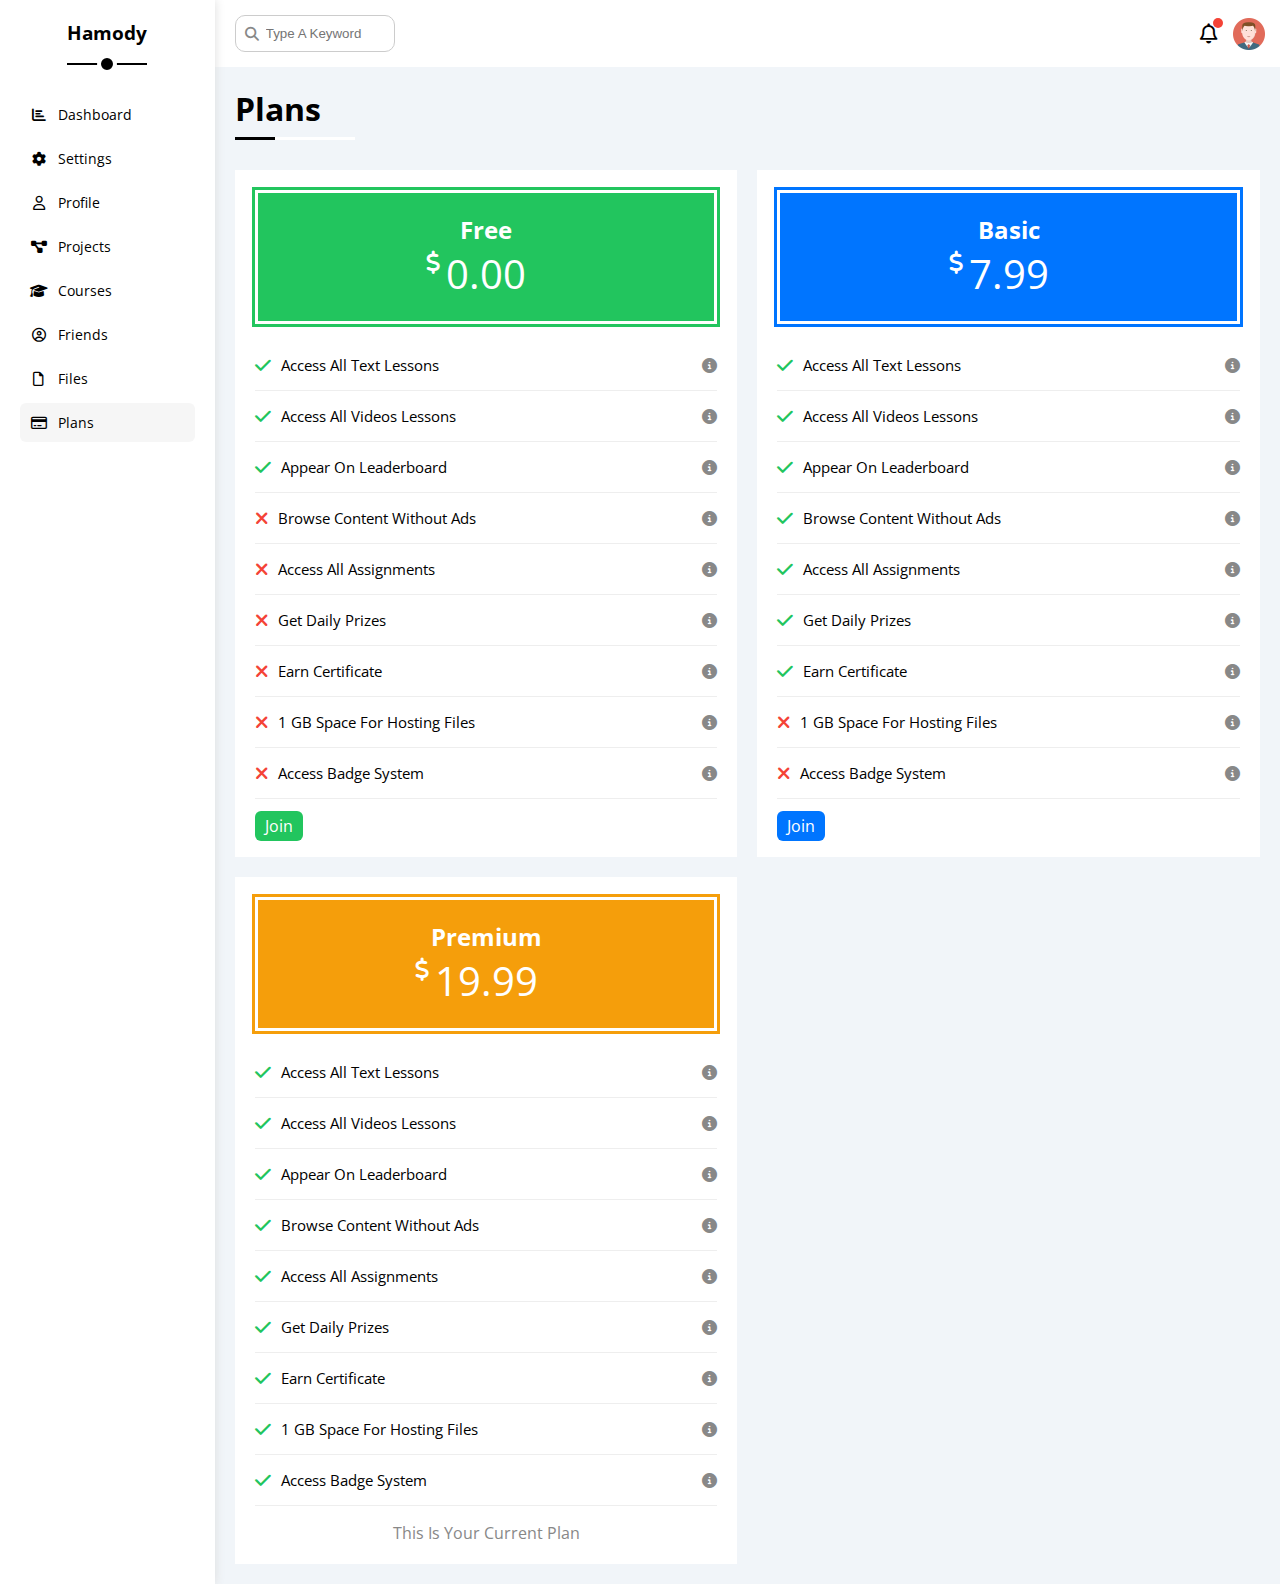
<file: plans.html>
<!DOCTYPE html>
<html lang="en">

    <head>
        <meta charset="UTF-8">
        <meta name="viewport" content="width=device-width, initial-scale=1.0">
        <title>Plans</title>
        <!-- FontAwesome Library -->
        <link rel="stylesheet" href="css/all.min.css">
        <!-- FrameWork File -->
        <link rel="stylesheet" href="css/framework.css">
        <!-- Main Style file -->
        <link rel="stylesheet" href="css/main.css">
        <!-- Google Fonts -->
        <link rel="preconnect" href="https://fonts.googleapis.com">
        <link rel="preconnect" href="https://fonts.gstatic.com" crossorigin>
        <link href="https://fonts.googleapis.com/css2?family=Open+Sans:wght@300;400;500;600;700;800&display=swap"
            rel="stylesheet">
    </head>

    <body>
        <section class="page d-flex">
            <div class="sidebar bg-white p-20 p-relative">
                <h3 class="p-relative txt-center mt-0">Hamody</h3>
                <ul>
                    <li>
                        <a class="d-flex align-center fs-14 c-black rad-6 p-10" href="index.html">
                            <i class="fa-solid fa-chart-bar fa-fw"></i>
                            <span>Dashboard</span>
                        </a>
                    </li>
                    <li>
                        <a class="d-flex align-center fs-14 c-black rad-6 p-10" href="setting.html">
                            <i class="fa-solid fa-gear fa-fw"></i>
                            <span>Settings</span>
                        </a>
                    </li>
                    <li>
                        <a class="d-flex align-center fs-14 c-black rad-6 p-10" href="profile.html">
                            <i class="fa-regular fa-user fa-fw"></i>
                            <span>Profile</span>
                        </a>
                    </li>
                    <li>
                        <a class="d-flex align-center fs-14 c-black rad-6 p-10" href="projects.html">
                            <i class="fa-solid fa-diagram-project fa-fw"></i>
                            <span>Projects</span>
                        </a>
                    </li>
                    <li>
                        <a class="d-flex align-center fs-14 c-black rad-6 p-10" href="courses.html">
                            <i class="fa-solid fa-graduation-cap fa-fw"></i>
                            <span>Courses</span>
                        </a>
                    </li>
                    <li>
                        <a class="d-flex align-center fs-14 c-black rad-6 p-10" href="friends.html">
                            <i class="fa-regular fa-circle-user fa-fw"></i>
                            <span>Friends</span>
                        </a>
                    </li>
                    <li>
                        <a class="d-flex align-center fs-14 c-black rad-6 p-10" href="files.html">
                            <i class="fa-regular fa-file fa-fw"></i>
                            <span>Files</span>
                        </a>
                    </li>
                    <li>
                        <a class="active d-flex align-center fs-14 c-black rad-6 p-10" href="plans.html">
                            <i class="fa-regular fa-credit-card fa-fw"></i>
                            <span>Plans</span>
                        </a>
                    </li>
                </ul>
            </div>
            <div class="content w-full">
                <!-- Start Header -->
                <div class="head bg-white p-15 between-flex">
                    <div class="search">
                        <input type="search" class="p-10" placeholder="Type A Keyword">
                    </div>
                    <div class="head-icons d-flex align-center">
                        <span class="notification p-relative">
                            <i class="fa-regular fa-bell fa-lg"></i>
                        </span>
                        <img src="imgs/avatar.png" alt="">
                    </div>
                </div>
                <!-- End Header -->
                <h1 class="p-relative">Plans</h1>
                <div class="plans-page d-grid gap-20 m-20">
                    <div class="plan bg-white p-20 green">
                        <div class="head txt-center p-20 bg-green c-white">
                            <h2 class="m-0">Free</h2>
                            <div class="price">
                                <span>
                                    <i class="fa-solid fa-dollar-sign"></i>
                                </span>
                                0.00
                            </div>
                        </div>
                        <ul>
                            <li class="d-flex align-center fs-15 pt-15 pb-15">
                                <i class="fa-solid fa-check c-green"></i>
                                Access All Text Lessons
                                <i class="fa-solid fa-circle-info c-gray"></i>
                            </li>
                            <li class="d-flex align-center fs-15 pt-15 pb-15">
                                <i class="fa-solid fa-check c-green"></i>
                                Access All Videos Lessons
                                <i class="fa-solid fa-circle-info c-gray"></i>
                            </li>
                            <li class="d-flex align-center fs-15 pt-15 pb-15">
                                <i class="fa-solid fa-check c-green"></i>
                                Appear On Leaderboard
                                <i class="fa-solid fa-circle-info c-gray"></i>
                            </li>
                            <li class="d-flex align-center fs-15 pt-15 pb-15">
                                <i class="fa-solid fa-xmark c-red"></i>
                                Browse Content Without Ads
                                <i class="fa-solid fa-circle-info c-gray"></i>
                            </li>
                            <li class="d-flex align-center fs-15 pt-15 pb-15">
                                <i class="fa-solid fa-xmark c-red"></i>
                                Access All Assignments
                                <i class="fa-solid fa-circle-info c-gray"></i>
                            </li>
                            <li class="d-flex align-center fs-15 pt-15 pb-15">
                                <i class="fa-solid fa-xmark c-red"></i>
                                Get Daily Prizes
                                <i class="fa-solid fa-circle-info c-gray"></i>
                            </li>
                            <li class="d-flex align-center fs-15 pt-15 pb-15">
                                <i class="fa-solid fa-xmark c-red"></i>
                                Earn Certificate
                                <i class="fa-solid fa-circle-info c-gray"></i>
                            </li>
                            <li class="d-flex align-center fs-15 pt-15 pb-15">
                                <i class="fa-solid fa-xmark c-red"></i>
                                1 GB Space For Hosting Files
                                <i class="fa-solid fa-circle-info c-gray"></i>
                            </li>
                            <li class="d-flex align-center fs-15 pt-15 pb-15">
                                <i class="fa-solid fa-xmark c-red"></i>
                                Access Badge System
                                <i class="fa-solid fa-circle-info c-gray"></i>
                            </li>
                        </ul>
                        <a class="btn-shape bg-green c-white" href="#">Join</a>
                    </div>
                    <div class="plan bg-white p-20 blue">
                        <div class="head txt-center p-20 bg-blue c-white">
                            <h2 class="m-0">Basic</h2>
                            <div class="price">
                                <span>
                                    <i class="fa-solid fa-dollar-sign"></i>
                                </span>
                                7.99
                            </div>
                        </div>
                        <ul>
                            <li class="d-flex align-center fs-15 pt-15 pb-15">
                                <i class="fa-solid fa-check c-green"></i>
                                Access All Text Lessons
                                <i class="fa-solid fa-circle-info c-gray"></i>
                            </li>
                            <li class="d-flex align-center fs-15 pt-15 pb-15">
                                <i class="fa-solid fa-check c-green"></i>
                                Access All Videos Lessons
                                <i class="fa-solid fa-circle-info c-gray"></i>
                            </li>
                            <li class="d-flex align-center fs-15 pt-15 pb-15">
                                <i class="fa-solid fa-check c-green"></i>
                                Appear On Leaderboard
                                <i class="fa-solid fa-circle-info c-gray"></i>
                            </li>
                            <li class="d-flex align-center fs-15 pt-15 pb-15">
                                <i class="fa-solid fa-check c-green"></i>
                                Browse Content Without Ads
                                <i class="fa-solid fa-circle-info c-gray"></i>
                            </li>
                            <li class="d-flex align-center fs-15 pt-15 pb-15">
                                <i class="fa-solid fa-check c-green"></i>
                                Access All Assignments
                                <i class="fa-solid fa-circle-info c-gray"></i>
                            </li>
                            <li class="d-flex align-center fs-15 pt-15 pb-15">
                                <i class="fa-solid fa-check c-green"></i>
                                Get Daily Prizes
                                <i class="fa-solid fa-circle-info c-gray"></i>
                            </li>
                            <li class="d-flex align-center fs-15 pt-15 pb-15">
                                <i class="fa-solid fa-check c-green"></i>
                                Earn Certificate
                                <i class="fa-solid fa-circle-info c-gray"></i>
                            </li>
                            <li class="d-flex align-center fs-15 pt-15 pb-15">
                                <i class="fa-solid fa-xmark c-red"></i>
                                1 GB Space For Hosting Files
                                <i class="fa-solid fa-circle-info c-gray"></i>
                            </li>
                            <li class="d-flex align-center fs-15 pt-15 pb-15">
                                <i class="fa-solid fa-xmark c-red"></i>
                                Access Badge System
                                <i class="fa-solid fa-circle-info c-gray"></i>
                            </li>
                        </ul>
                        <a class="btn-shape bg-blue c-white" href="#">Join</a>
                    </div>
                    <div class="plan bg-white p-20 orange">
                        <div class="head txt-center p-20 bg-orange c-white">
                            <h2 class="m-0">Premium</h2>
                            <div class="price">
                                <span>
                                    <i class="fa-solid fa-dollar-sign"></i>
                                </span>
                                19.99
                            </div>
                        </div>
                        <ul>
                            <li class="d-flex align-center fs-15 pt-15 pb-15">
                                <i class="fa-solid fa-check c-green"></i>
                                Access All Text Lessons
                                <i class="fa-solid fa-circle-info c-gray"></i>
                            </li>
                            <li class="d-flex align-center fs-15 pt-15 pb-15">
                                <i class="fa-solid fa-check c-green"></i>
                                Access All Videos Lessons
                                <i class="fa-solid fa-circle-info c-gray"></i>
                            </li>
                            <li class="d-flex align-center fs-15 pt-15 pb-15">
                                <i class="fa-solid fa-check c-green"></i>
                                Appear On Leaderboard
                                <i class="fa-solid fa-circle-info c-gray"></i>
                            </li>
                            <li class="d-flex align-center fs-15 pt-15 pb-15">
                                <i class="fa-solid fa-check c-green"></i>
                                Browse Content Without Ads
                                <i class="fa-solid fa-circle-info c-gray"></i>
                            </li>
                            <li class="d-flex align-center fs-15 pt-15 pb-15">
                                <i class="fa-solid fa-check c-green"></i>
                                Access All Assignments
                                <i class="fa-solid fa-circle-info c-gray"></i>
                            </li>
                            <li class="d-flex align-center fs-15 pt-15 pb-15">
                                <i class="fa-solid fa-check c-green"></i>
                                Get Daily Prizes
                                <i class="fa-solid fa-circle-info c-gray"></i>
                            </li>
                            <li class="d-flex align-center fs-15 pt-15 pb-15">
                                <i class="fa-solid fa-check c-green"></i>
                                Earn Certificate
                                <i class="fa-solid fa-circle-info c-gray"></i>
                            </li>
                            <li class="d-flex align-center fs-15 pt-15 pb-15">
                                <i class="fa-solid fa-check c-green"></i>
                                1 GB Space For Hosting Files
                                <i class="fa-solid fa-circle-info c-gray"></i>
                            </li>
                            <li class="d-flex align-center fs-15 pt-15 pb-15">
                                <i class="fa-solid fa-check c-green"></i>
                                Access Badge System
                                <i class="fa-solid fa-circle-info c-gray"></i>
                            </li>
                        </ul>
                        <p class="txt-center m-0 c-gray">This Is Your Current Plan</p>
                    </div>
                </div>
            </div>
        </section>
    </body>

</html>
</file>
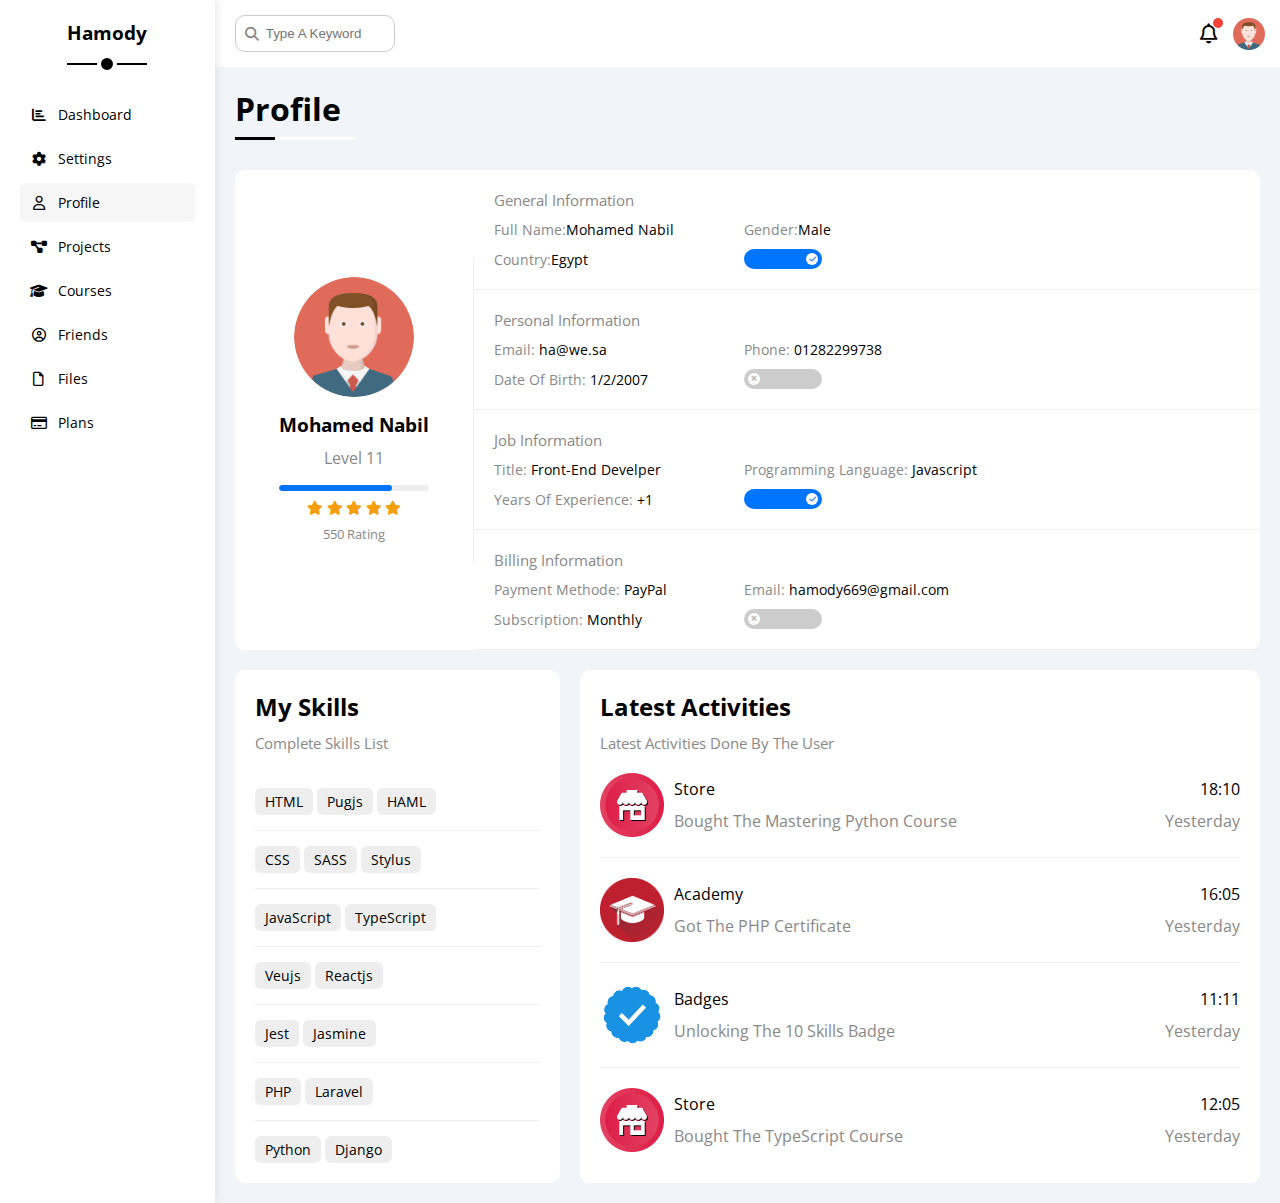
<file: profile.html>
<!DOCTYPE html>
<html lang="en">

    <head>
        <meta charset="UTF-8">
        <meta name="viewport" content="width=device-width, initial-scale=1.0">
        <title>Profile</title>
        <!-- FontAwesome Library -->
        <link rel="stylesheet" href="css/all.min.css">
        <!-- FrameWork File -->
        <link rel="stylesheet" href="css/framework.css">
        <!-- Main Style file -->
        <link rel="stylesheet" href="css/main.css">
        <!-- Google Fonts -->
        <link rel="preconnect" href="https://fonts.googleapis.com">
        <link rel="preconnect" href="https://fonts.gstatic.com" crossorigin>
        <link href="https://fonts.googleapis.com/css2?family=Open+Sans:wght@300;400;500;600;700;800&display=swap"
            rel="stylesheet">
    </head>

    <body>
        <section class="page d-flex">
            <div class="sidebar bg-white p-20 p-relative">
                <h3 class="p-relative txt-center mt-0">Hamody</h3>
                <ul>
                    <li>
                        <a class="d-flex align-center fs-14 c-black rad-6 p-10" href="index.html">
                            <i class="fa-solid fa-chart-bar fa-fw"></i>
                            <span>Dashboard</span>
                        </a>
                    </li>
                    <li>
                        <a class="d-flex align-center fs-14 c-black rad-6 p-10" href="setting.html">
                            <i class="fa-solid fa-gear fa-fw"></i>
                            <span>Settings</span>
                        </a>
                    </li>
                    <li>
                        <a class="active d-flex align-center fs-14 c-black rad-6 p-10" href="profile.html">
                            <i class="fa-regular fa-user fa-fw"></i>
                            <span>Profile</span>
                        </a>
                    </li>
                    <li>
                        <a class="d-flex align-center fs-14 c-black rad-6 p-10" href="projects.html">
                            <i class="fa-solid fa-diagram-project fa-fw"></i>
                            <span>Projects</span>
                        </a>
                    </li>
                    <li>
                        <a class="d-flex align-center fs-14 c-black rad-6 p-10" href="courses.html">
                            <i class="fa-solid fa-graduation-cap fa-fw"></i>
                            <span>Courses</span>
                        </a>
                    </li>
                    <li>
                        <a class="d-flex align-center fs-14 c-black rad-6 p-10" href="friends.html">
                            <i class="fa-regular fa-circle-user fa-fw"></i>
                            <span>Friends</span>
                        </a>
                    </li>
                    <li>
                        <a class="d-flex align-center fs-14 c-black rad-6 p-10" href="files.html">
                            <i class="fa-regular fa-file fa-fw"></i>
                            <span>Files</span>
                        </a>
                    </li>
                    <li>
                        <a class="d-flex align-center fs-14 c-black rad-6 p-10" href="plans.html">
                            <i class="fa-regular fa-credit-card fa-fw"></i>
                            <span>Plans</span>
                        </a>
                    </li>
                </ul>
            </div>
            <div class="content w-full">
                <!-- Start Header -->
                <div class="head bg-white p-15 between-flex">
                    <div class="search">
                        <input type="search" class="p-10" placeholder="Type A Keyword">
                    </div>
                    <div class="head-icons d-flex align-center">
                        <span class="notification p-relative">
                            <i class="fa-regular fa-bell fa-lg"></i>
                        </span>
                        <img src="imgs/avatar.png" alt="">
                    </div>
                </div>
                <!-- End Header -->
                <h1 class="p-relative">Profile</h1>
                <div class="profile-page m-20">
                    <!-- Start Overview -->
                    <div class="overview bg-white rad-10 d-flex align-center">
                        <div class="avatar-box txt-center p-20">
                            <img class="rad-half mb-10" src="imgs/avatar.png">
                            <h3 class="m-0">Mohamed Nabil</h3>
                            <p class="mt-10 c-gray">Level 11</p>
                            <div class="level rad-6 bg-eee p-relative">
                                <span style="width: 75%;"></span>
                            </div>
                            <div class="rating center-flex mt-10 mb-10">
                                <i class="fa-solid fa-star"></i>
                                <i class="fa-solid fa-star"></i>
                                <i class="fa-solid fa-star"></i>
                                <i class="fa-solid fa-star"></i>
                                <i class="fa-solid fa-star"></i>
                            </div>
                            <span class="fs-13 c-gray m-0 d-block">550 Rating</span>
                        </div>
                        <div class="info-boxes txt-center-mobile w-full">
                            <!-- Start Information Row -->
                            <div class="box d-flex align-center p-20">
                                <p class="title c-gray fs-15 w-full m-0">General Information</p>
                                <div class="fs-14">
                                    <span class="c-gray">Full Name:</span>Mohamed Nabil
                                </div>
                                <div class="fs-14">
                                    <span class="c-gray">Gender:</span>Male
                                </div>
                                <div class="fs-14">
                                    <span class="c-gray">Country:</span>Egypt
                                </div>
                                <div class="fs-14">
                                    <label>
                                        <input type="checkbox" class="toggle-checkbox" checked>
                                        <div class="toggle-switch"></div>
                                    </label>
                                </div>
                            </div>
                            <!-- End Information Row -->

                            <!-- Start Information Row -->
                            <div class="box d-flex align-center p-20">
                                <p class="title c-gray fs-15 w-full m-0">Personal Information</p>
                                <div class="fs-14">
                                    <span class="c-gray">Email: </span>ha@we.sa
                                </div>
                                <div class="fs-14">
                                    <span class="c-gray">Phone: </span>01282299738
                                </div>
                                <div class="fs-14">
                                    <span class="c-gray">Date Of Birth: </span>1/2/2007
                                </div>
                                <div class="fs-14">
                                    <label>
                                        <input type="checkbox" class="toggle-checkbox">
                                        <div class="toggle-switch"></div>
                                    </label>
                                </div>
                            </div>
                            <!-- End Information Row -->

                            <!-- Start Information Row -->
                            <div class="box d-flex align-center p-20">
                                <p class="title c-gray fs-15 w-full m-0">Job Information</p>
                                <div class="fs-14">
                                    <span class="c-gray">Title: </span>Front-End Develper
                                </div>
                                <div class="fs-14">
                                    <span class="c-gray">Programming Language: </span>Javascript
                                </div>
                                <div class="fs-14">
                                    <span class="c-gray">Years Of Experience: </span>+1
                                </div>
                                <div class="fs-14">
                                    <label>
                                        <input type="checkbox" class="toggle-checkbox" checked>
                                        <div class="toggle-switch"></div>
                                    </label>
                                </div>
                            </div>
                            <!-- End Information Row -->

                            <!-- Start Information Row -->
                            <div class="box d-flex align-center p-20">
                                <p class="title c-gray fs-15 w-full m-0">Billing Information</p>
                                <div class="fs-14">
                                    <span class="c-gray">Payment Methode: </span>PayPal
                                </div>
                                <div class="fs-14">
                                    <span class="c-gray">Email: </span>hamody669@gmail.com
                                </div>
                                <div class="fs-14">
                                    <span class="c-gray">Subscription: </span>Monthly
                                </div>
                                <div class="fs-14">
                                    <label>
                                        <input type="checkbox" class="toggle-checkbox">
                                        <div class="toggle-switch"></div>
                                    </label>
                                </div>
                            </div>
                            <!-- End Information Row -->
                        </div>
                    </div>
                    <!-- End Overview -->

                    <!-- Start Other Data -->
                    <div class="other-data d-flex gap-20">
                        <div class="skills-card bg-white rad-10 p-20 mt-20">
                            <h2 class="mt-0 mb-10">My Skills</h2>
                            <p class="mt-0 mb-20 c-gray fs-15">Complete Skills List</p>
                            <ul class="m-0 txt-center-mobile">
                                <li>
                                    <span>HTML</span>
                                    <span>Pugjs</span>
                                    <span>HAML</span>
                                </li>
                                <li>
                                    <span>CSS</span>
                                    <span>SASS</span>
                                    <span>Stylus</span>
                                </li>
                                <li>
                                    <span>JavaScript</span>
                                    <span>TypeScript</span>
                                </li>
                                <li>
                                    <span>Veujs</span>
                                    <span>Reactjs</span>
                                </li>
                                <li>
                                    <span>Jest</span>
                                    <span>Jasmine</span>
                                </li>
                                <li>
                                    <span>PHP</span>
                                    <span>Laravel</span>
                                </li>
                                <li>
                                    <span>Python</span>
                                    <span>Django</span>
                                </li>
                            </ul>
                        </div>
                        <div class="activities bg-white rad-10 p-20 mt-20">
                            <h2 class="mt-0 mb-10">Latest Activities</h2>
                            <p class="mt-0 mb-20 c-gray fs-15">Latest Activities Done By The User</p>
                            <div class="activity d-flex align-center txt-center-mobile">
                                <img src="imgs/activity-01.png">
                                <div>
                                    <span class="d-block mb-10">Store</span>
                                    <span class="c-gray">Bought The Mastering Python Course</span>
                                </div>
                                <div>
                                    <span class="d-block mb-10">18:10</span>
                                    <span class="c-gray">Yesterday</span>
                                </div>
                            </div>
                            <div class="activity d-flex align-center txt-center-mobile">
                                <img src="imgs/activity-02.png">
                                <div>
                                    <span class="d-block mb-10">Academy</span>
                                    <span class="c-gray">Got The PHP Certificate</span>
                                </div>
                                <div>
                                    <span class="d-block mb-10">16:05</span>
                                    <span class="c-gray">Yesterday</span>
                                </div>
                            </div>
                            <div class="activity d-flex align-center txt-center-mobile">
                                <img src="imgs/activity-03.png">
                                <div>
                                    <span class="d-block mb-10">Badges</span>
                                    <span class="c-gray">Unlocking The 10 Skills Badge</span>
                                </div>
                                <div>
                                    <span class="d-block mb-10">11:11</span>
                                    <span class="c-gray">Yesterday</span>
                                </div>
                            </div>
                            <div class="activity d-flex align-center txt-center-mobile">
                                <img src="imgs/activity-01.png">
                                <div>
                                    <span class="d-block mb-10">Store</span>
                                    <span class="c-gray">Bought The TypeScript Course</span>
                                </div>
                                <div>
                                    <span class="d-block mb-10">12:05</span>
                                    <span class="c-gray">Yesterday</span>
                                </div>
                            </div>
                        </div>
                    </div>
                    <!-- End Other Data -->
                </div>
            </div>
        </section>
    </body>

</html>
</file>
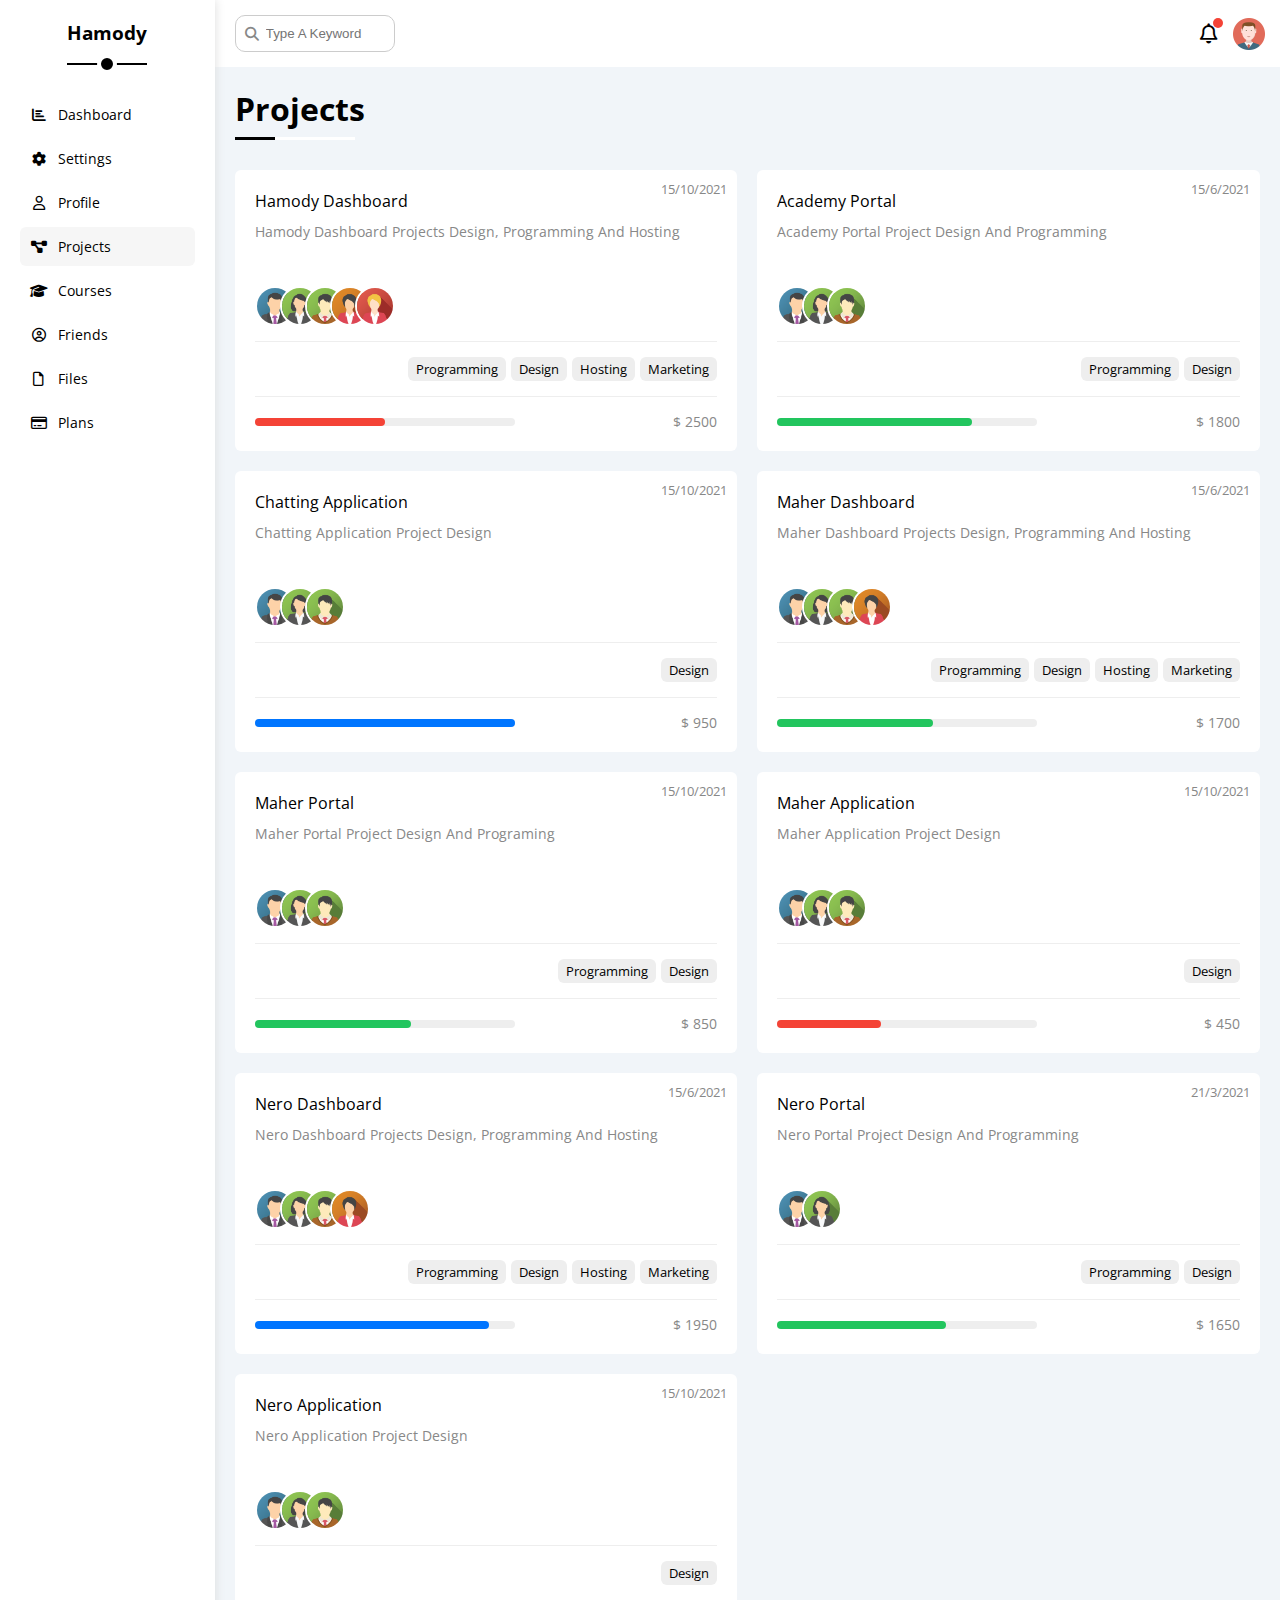
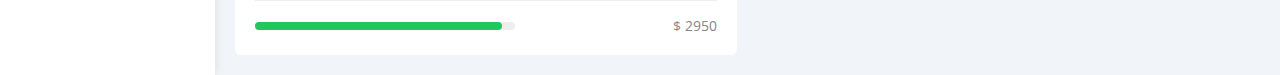
<file: projects.html>
<!DOCTYPE html>
<html lang="en">

    <head>
        <meta charset="UTF-8">
        <meta name="viewport" content="width=device-width, initial-scale=1.0">
        <title>Projects</title>
        <!-- FontAwesome Library -->
        <link rel="stylesheet" href="css/all.min.css">
        <!-- FrameWork File -->
        <link rel="stylesheet" href="css/framework.css">
        <!-- Main Style file -->
        <link rel="stylesheet" href="css/main.css">
        <!-- Google Fonts -->
        <link rel="preconnect" href="https://fonts.googleapis.com">
        <link rel="preconnect" href="https://fonts.gstatic.com" crossorigin>
        <link href="https://fonts.googleapis.com/css2?family=Open+Sans:wght@300;400;500;600;700;800&display=swap"
            rel="stylesheet">
    </head>

    <body>
        <section class="page d-flex">
            <div class="sidebar bg-white p-20 p-relative">
                <h3 class="p-relative txt-center mt-0">Hamody</h3>
                <ul>
                    <li>
                        <a class="d-flex align-center fs-14 c-black rad-6 p-10" href="index.html">
                            <i class="fa-solid fa-chart-bar fa-fw"></i>
                            <span>Dashboard</span>
                        </a>
                    </li>
                    <li>
                        <a class="d-flex align-center fs-14 c-black rad-6 p-10" href="setting.html">
                            <i class="fa-solid fa-gear fa-fw"></i>
                            <span>Settings</span>
                        </a>
                    </li>
                    <li>
                        <a class="d-flex align-center fs-14 c-black rad-6 p-10" href="profile.html">
                            <i class="fa-regular fa-user fa-fw"></i>
                            <span>Profile</span>
                        </a>
                    </li>
                    <li>
                        <a class="active d-flex align-center fs-14 c-black rad-6 p-10" href="projects.html">
                            <i class="fa-solid fa-diagram-project fa-fw"></i>
                            <span>Projects</span>
                        </a>
                    </li>
                    <li>
                        <a class="d-flex align-center fs-14 c-black rad-6 p-10" href="courses.html">
                            <i class="fa-solid fa-graduation-cap fa-fw"></i>
                            <span>Courses</span>
                        </a>
                    </li>
                    <li>
                        <a class="d-flex align-center fs-14 c-black rad-6 p-10" href="friends.html">
                            <i class="fa-regular fa-circle-user fa-fw"></i>
                            <span>Friends</span>
                        </a>
                    </li>
                    <li>
                        <a class="d-flex align-center fs-14 c-black rad-6 p-10" href="files.html">
                            <i class="fa-regular fa-file fa-fw"></i>
                            <span>Files</span>
                        </a>
                    </li>
                    <li>
                        <a class="d-flex align-center fs-14 c-black rad-6 p-10" href="plans.html">
                            <i class="fa-regular fa-credit-card fa-fw"></i>
                            <span>Plans</span>
                        </a>
                    </li>
                </ul>
            </div>
            <div class="content w-full">
                <!-- Start Header -->
                <div class="head bg-white p-15 between-flex">
                    <div class="search">
                        <input type="search" class="p-10" placeholder="Type A Keyword">
                    </div>
                    <div class="head-icons d-flex align-center">
                        <span class="notification p-relative">
                            <i class="fa-regular fa-bell fa-lg"></i>
                        </span>
                        <img src="imgs/avatar.png" alt="">
                    </div>
                </div>
                <!-- End Header -->
                <h1 class="p-relative">Projects</h1>
                <div class="projects-page m-20 d-grid gap-20">
                    <!-- Start Projects -->
                    <div class="project bg-white rad-6 p-20 p-relative">
                        <span class="date fs-13 c-gray">15/10/2021</span>
                        <h4 class="m-0">Hamody Dashboard</h4>
                        <p class="c-gray mt-10 mb-5 fs-14">
                            Hamody Dashboard Projects Design, Programming And Hosting
                        </p>
                        <div class="team">
                            <img src="imgs/team-01.png" alt="">
                            <img src="imgs/team-02.png" alt="">
                            <img src="imgs/team-03.png" alt="">
                            <img src="imgs/team-04.png" alt="">
                            <img src="imgs/team-05.png" alt="">
                        </div>
                        <div class="team-skills d-flex">
                            <span class="fs-13 bg-eee rad-6">Programming</span>
                            <span class="fs-13 bg-eee rad-6">Design</span>
                            <span class="fs-13 bg-eee rad-6">Hosting</span>
                            <span class="fs-13 bg-eee rad-6">Marketing</span>
                        </div>
                        <div class="info between-flex">
                            <div class="progress rad-6 bg-eee">
                                <span class="rad-6 bg-red" style="width: 50%;"></span>
                            </div>
                            <div class="fs-14 c-gray">$ 2500</div>
                        </div>
                    </div>
                    <div class="project bg-white rad-6 p-20 p-relative">
                        <span class="date fs-13 c-gray">15/6/2021</span>
                        <h4 class="m-0">Academy Portal</h4>
                        <p class="c-gray mt-10 mb-5 fs-14">
                            Academy Portal Project Design And Programming
                        </p>
                        <div class="team">
                            <img src="imgs/team-01.png" alt="">
                            <img src="imgs/team-02.png" alt="">
                            <img src="imgs/team-03.png" alt="">
                        </div>
                        <div class="team-skills d-flex">
                            <span class="fs-13 bg-eee rad-6">Programming</span>
                            <span class="fs-13 bg-eee rad-6">Design</span>
                        </div>
                        <div class="info between-flex">
                            <div class="progress rad-6 bg-eee">
                                <span class="rad-6 bg-green" style="width: 75%;"></span>
                            </div>
                            <div class="fs-14 c-gray">$ 1800</div>
                        </div>
                    </div>
                    <div class="project bg-white rad-6 p-20 p-relative">
                        <span class="date fs-13 c-gray">15/10/2021</span>
                        <h4 class="m-0">Chatting Application</h4>
                        <p class="c-gray mt-10 mb-5 fs-14">
                            Chatting Application Project Design
                        </p>
                        <div class="team">
                            <img src="imgs/team-01.png" alt="">
                            <img src="imgs/team-02.png" alt="">
                            <img src="imgs/team-03.png" alt="">
                        </div>
                        <div class="team-skills d-flex">
                            <span class="fs-13 bg-eee rad-6">Design</span>
                        </div>
                        <div class="info between-flex">
                            <div class="progress rad-6 bg-eee">
                                <span class="rad-6 bg-blue" style="width: 100%;"></span>
                            </div>
                            <div class="fs-14 c-gray">$ 950</div>
                        </div>
                    </div>
                    <div class="project bg-white rad-6 p-20 p-relative">
                        <span class="date fs-13 c-gray">15/6/2021</span>
                        <h4 class="m-0">Maher Dashboard</h4>
                        <p class="c-gray mt-10 mb-5 fs-14">
                            Maher Dashboard Projects Design, Programming And Hosting
                        </p>
                        <div class="team">
                            <img src="imgs/team-01.png" alt="">
                            <img src="imgs/team-02.png" alt="">
                            <img src="imgs/team-03.png" alt="">
                            <img src="imgs/team-04.png" alt="">
                        </div>
                        <div class="team-skills d-flex">
                            <span class="fs-13 bg-eee rad-6">Programming</span>
                            <span class="fs-13 bg-eee rad-6">Design</span>
                            <span class="fs-13 bg-eee rad-6">Hosting</span>
                            <span class="fs-13 bg-eee rad-6">Marketing</span>
                        </div>
                        <div class="info between-flex">
                            <div class="progress rad-6 bg-eee">
                                <span class="rad-6 bg-green" style="width: 60%;"></span>
                            </div>
                            <div class="fs-14 c-gray">$ 1700</div>
                        </div>
                    </div>
                    <div class="project bg-white rad-6 p-20 p-relative">
                        <span class="date fs-13 c-gray">15/10/2021</span>
                        <h4 class="m-0">Maher Portal</h4>
                        <p class="c-gray mt-10 mb-5 fs-14">
                            Maher Portal Project Design And Programing
                        </p>
                        <div class="team">
                            <img src="imgs/team-01.png" alt="">
                            <img src="imgs/team-02.png" alt="">
                            <img src="imgs/team-03.png" alt="">
                        </div>
                        <div class="team-skills d-flex">
                            <span class="fs-13 bg-eee rad-6">Programming</span>
                            <span class="fs-13 bg-eee rad-6">Design</span>
                        </div>
                        <div class="info between-flex">
                            <div class="progress rad-6 bg-eee">
                                <span class="rad-6 bg-green" style="width: 60%;"></span>
                            </div>
                            <div class="fs-14 c-gray">$ 850</div>
                        </div>
                    </div>
                    <div class="project bg-white rad-6 p-20 p-relative">
                        <span class="date fs-13 c-gray">15/10/2021</span>
                        <h4 class="m-0">Maher Application</h4>
                        <p class="c-gray mt-10 mb-5 fs-14">
                            Maher Application Project Design
                        </p>
                        <div class="team">
                            <img src="imgs/team-01.png" alt="">
                            <img src="imgs/team-02.png" alt="">
                            <img src="imgs/team-03.png" alt="">
                        </div>
                        <div class="team-skills d-flex">
                            <span class="fs-13 bg-eee rad-6">Design</span>
                        </div>
                        <div class="info between-flex">
                            <div class="progress rad-6 bg-eee">
                                <span class="rad-6 bg-red" style="width: 40%;"></span>
                            </div>
                            <div class="fs-14 c-gray">$ 450</div>
                        </div>
                    </div>
                    <div class="project bg-white rad-6 p-20 p-relative">
                        <span class="date fs-13 c-gray">15/6/2021</span>
                        <h4 class="m-0">Nero Dashboard</h4>
                        <p class="c-gray mt-10 mb-5 fs-14">
                            Nero Dashboard Projects Design, Programming And Hosting
                        </p>
                        <div class="team">
                            <img src="imgs/team-01.png" alt="">
                            <img src="imgs/team-02.png" alt="">
                            <img src="imgs/team-03.png" alt="">
                            <img src="imgs/team-04.png" alt="">
                        </div>
                        <div class="team-skills d-flex">
                            <span class="fs-13 bg-eee rad-6">Programming</span>
                            <span class="fs-13 bg-eee rad-6">Design</span>
                            <span class="fs-13 bg-eee rad-6">Hosting</span>
                            <span class="fs-13 bg-eee rad-6">Marketing</span>
                        </div>
                        <div class="info between-flex">
                            <div class="progress rad-6 bg-eee">
                                <span class="rad-6 bg-blue" style="width: 90%;"></span>
                            </div>
                            <div class="fs-14 c-gray">$ 1950</div>
                        </div>
                    </div>
                    <div class="project bg-white rad-6 p-20 p-relative">
                        <span class="date fs-13 c-gray">21/3/2021</span>
                        <h4 class="m-0">Nero Portal</h4>
                        <p class="c-gray mt-10 mb-5 fs-14">
                            Nero Portal Project Design And Programming
                        </p>
                        <div class="team">
                            <img src="imgs/team-01.png" alt="">
                            <img src="imgs/team-02.png" alt="">
                        </div>
                        <div class="team-skills d-flex">
                            <span class="fs-13 bg-eee rad-6">Programming</span>
                            <span class="fs-13 bg-eee rad-6">Design</span>
                        </div>
                        <div class="info between-flex">
                            <div class="progress rad-6 bg-eee">
                                <span class="rad-6 bg-green" style="width: 65%;"></span>
                            </div>
                            <div class="fs-14 c-gray">$ 1650</div>
                        </div>
                    </div>
                    <div class="project bg-white rad-6 p-20 p-relative">
                        <span class="date fs-13 c-gray">15/10/2021</span>
                        <h4 class="m-0">Nero Application</h4>
                        <p class="c-gray mt-10 mb-5 fs-14">
                            Nero Application Project Design
                        </p>
                        <div class="team">
                            <img src="imgs/team-01.png" alt="">
                            <img src="imgs/team-02.png" alt="">
                            <img src="imgs/team-03.png" alt="">
                        </div>
                        <div class="team-skills d-flex">
                            <span class="fs-13 bg-eee rad-6">Design</span>
                        </div>
                        <div class="info between-flex">
                            <div class="progress rad-6 bg-eee">
                                <span class="rad-6 bg-green" style="width: 95%;"></span>
                            </div>
                            <div class="fs-14 c-gray">$ 2950</div>
                        </div>
                    </div>
                    <!-- End Projects -->
                </div>
            </div>
        </section>
    </body>

</html>
</file>
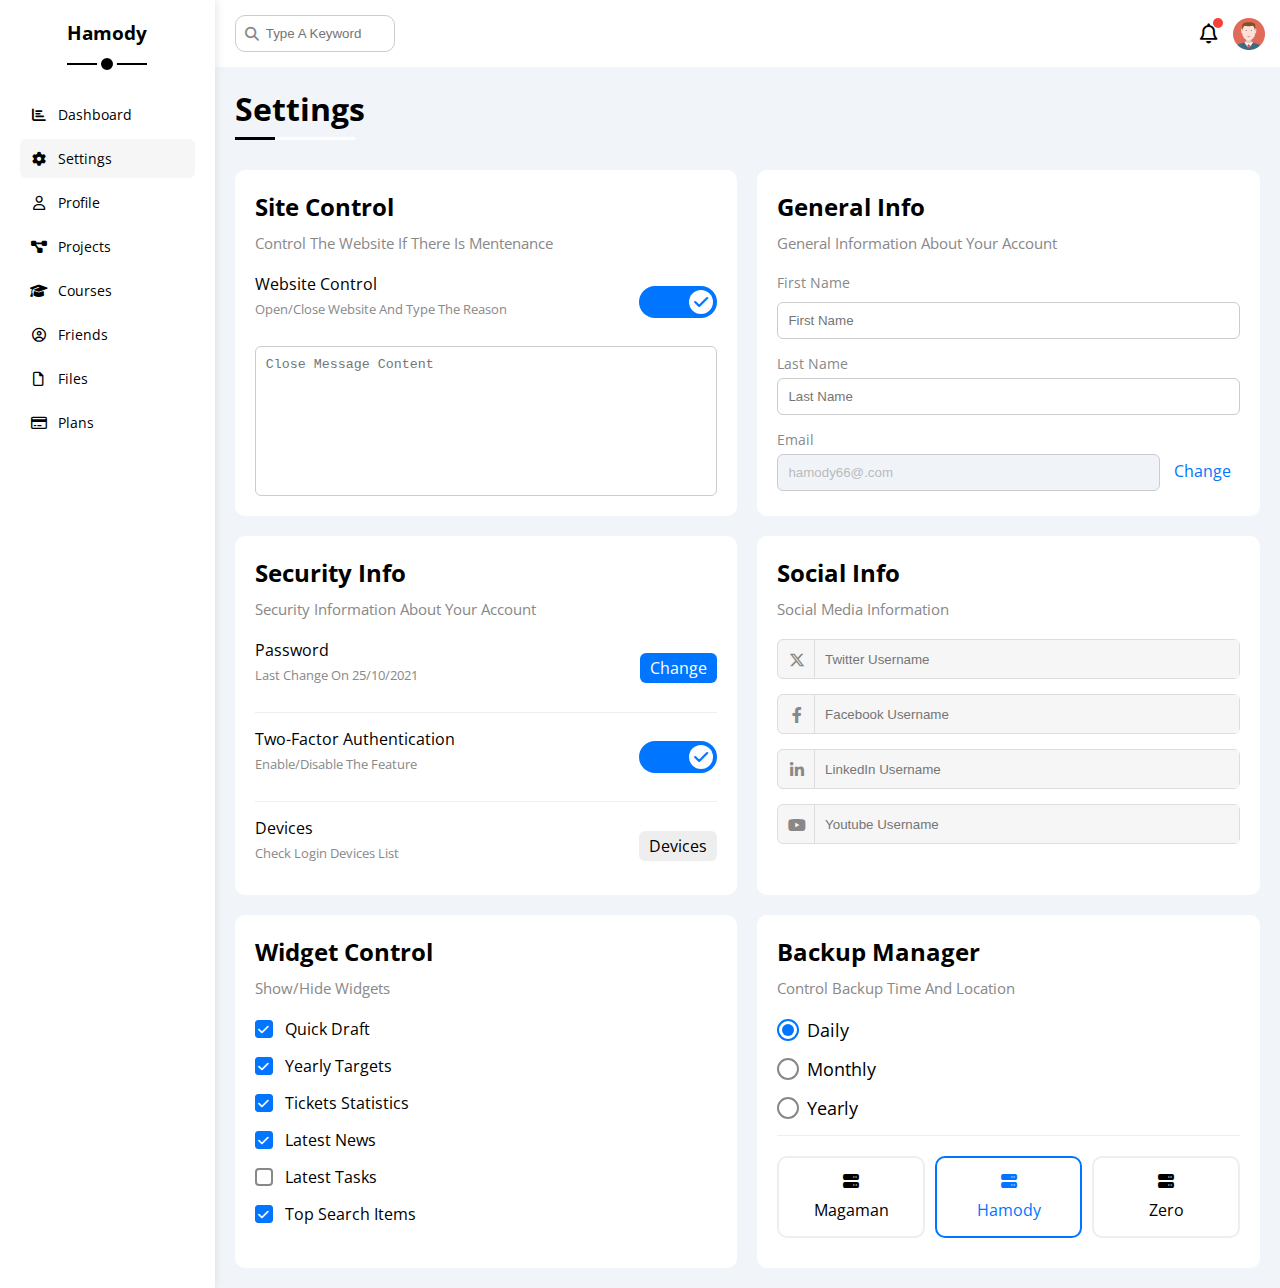
<file: setting.html>
<!DOCTYPE html>
<html lang="en">

    <head>
        <meta charset="UTF-8">
        <meta name="viewport" content="width=device-width, initial-scale=1.0">
        <title>Settings</title>
        <!-- FontAwesome Library -->
        <link rel="stylesheet" href="css/all.min.css">
        <!-- FrameWork File -->
        <link rel="stylesheet" href="css/framework.css">
        <!-- Main Style file -->
        <link rel="stylesheet" href="css/main.css">
        <!-- Google Fonts -->
        <link rel="preconnect" href="https://fonts.googleapis.com">
        <link rel="preconnect" href="https://fonts.gstatic.com" crossorigin>
        <link href="https://fonts.googleapis.com/css2?family=Open+Sans:wght@300;400;500;600;700;800&display=swap"
            rel="stylesheet">
    </head>

    <body>
        <section class="page d-flex">
            <div class="sidebar bg-white p-20 p-relative">
                <h3 class="p-relative txt-center mt-0">Hamody</h3>
                <ul>
                    <li>
                        <a class="d-flex align-center fs-14 c-black rad-6 p-10" href="index.html">
                            <i class="fa-solid fa-chart-bar fa-fw"></i>
                            <span>Dashboard</span>
                        </a>
                    </li>
                    <li>
                        <a class="active d-flex align-center fs-14 c-black rad-6 p-10" href="setting.html">
                            <i class="fa-solid fa-gear fa-fw"></i>
                            <span>Settings</span>
                        </a>
                    </li>
                    <li>
                        <a class="d-flex align-center fs-14 c-black rad-6 p-10" href="profile.html">
                            <i class="fa-regular fa-user fa-fw"></i>
                            <span>Profile</span>
                        </a>
                    </li>
                    <li>
                        <a class="d-flex align-center fs-14 c-black rad-6 p-10" href="projects.html">
                            <i class="fa-solid fa-diagram-project fa-fw"></i>
                            <span>Projects</span>
                        </a>
                    </li>
                    <li>
                        <a class="d-flex align-center fs-14 c-black rad-6 p-10" href="courses.html">
                            <i class="fa-solid fa-graduation-cap fa-fw"></i>
                            <span>Courses</span>
                        </a>
                    </li>
                    <li>
                        <a class="d-flex align-center fs-14 c-black rad-6 p-10" href="friends.html">
                            <i class="fa-regular fa-circle-user fa-fw"></i>
                            <span>Friends</span>
                        </a>
                    </li>
                    <li>
                        <a class="d-flex align-center fs-14 c-black rad-6 p-10" href="files.html">
                            <i class="fa-regular fa-file fa-fw"></i>
                            <span>Files</span>
                        </a>
                    </li>
                    <li>
                        <a class="d-flex align-center fs-14 c-black rad-6 p-10" href="plans.html">
                            <i class="fa-regular fa-credit-card fa-fw"></i>
                            <span>Plans</span>
                        </a>
                    </li>
                </ul>
            </div>
            <div class="content w-full">
                <!-- Start Header -->
                <div class="head bg-white p-15 between-flex">
                    <div class="search">
                        <input type="search" class="p-10" placeholder="Type A Keyword">
                    </div>
                    <div class="head-icons d-flex align-center">
                        <span class="notification p-relative">
                            <i class="fa-regular fa-bell fa-lg"></i>
                        </span>
                        <img src="imgs/avatar.png" alt="">
                    </div>
                </div>
                <!-- End Header -->
                <h1 class="p-relative">Settings</h1>
                <div class="setting-page m-20 d-grid gap-20">

                    <!-- Start Site Control Widget -->
                    <div class="site-control bg-white p-20 rad-10">
                        <h2 class="mt-0 mb-10">Site Control</h2>
                        <p class="mt-0 mb-20 c-gray fs-15">Control The Website If There Is Mentenance</p>
                        <div class="website-control between-flex mb-15">
                            <div>
                                <span>Website Control</span>
                                <p class="mt-5 fs-13 c-gray">Open/Close Website And Type The Reason</p>
                            </div>
                            <label>
                                <input type="checkbox" class="toggle-checkbox" checked>
                                <div class="toggle-switch"></div>
                            </label>
                        </div>
                        <textarea class="close-message rad-6 p-10 d-block w-full" placeholder="Close Message Content"></textarea>
                    </div>
                    <!-- End Site Control Widget -->

                    <!-- Start General Info Widget -->
                    <div class="general-info bg-white rad-10 p-20">
                        <h2 class="mt-0 mb-10">General Info</h2>
                        <p class="mt-0 mb-20 c-gray fs-15">General Information About Your Account</p>
                        <div>
                            <label for="first" class="fs-14 c-gray d-block mb-10">First Name</label>
                            <input id="first" class="p-10 rad-6 w-full b-none border-ccc d-block" type="text" placeholder="First Name">
                        </div>
                        <div>
                            <label for="last" class="fs-14 c-gray d-block mb-5">Last Name</label>
                            <input id="last" class="p-10 rad-6 w-full b-none border-ccc d-block" type="text" placeholder="Last Name">
                        </div>
                        <div>
                            <label for="email" class="fs-14 c-gray d-block mb-5">Email</label>
                            <input id="email" class="p-10 rad-6 w-full b-none border-ccc mr-10" disabled type="email" value="hamody66@.com">
                            <a class="c-blue" href="#">Change</a>
                        </div>
                    </div>
                    <!-- End General Info Widget -->

                    <!-- Start Security Info -->
                    <div class="security-info bg-white rad-10 p-20">
                        <h2 class="mt-0 mb-10">Security Info</h2>
                        <p class="c-gray fs-15 mt-0 mb-20">Security Information About Your Account</p>
                        <div class="box between-flex">
                            <div class="text">
                                <span>Password</span>
                                <p class="c-gray fs-13 mt-5 mb-0">Last Change On 25/10/2021</p>
                            </div>
                            <a class="change-pass btn-shape c-white bg-blue" href="#">Change</a>
                        </div>
                        <div class="box between-flex">
                            <div class="text">
                                <span>Two-Factor Authentication</span>
                                <p class="c-gray fs-13 mt-5 mb-0">Enable/Disable The Feature</p>
                            </div>
                            <label>
                                <input class="toggle-checkbox" type="checkbox" checked>
                                <div class="toggle-switch"></div>
                            </label>
                        </div>
                        <div class="box between-flex">
                            <div class="text">
                                <span>Devices</span>
                                <p class="c-gray fs-13 mt-5 mb-0">Check Login Devices List</p>
                            </div>
                            <a class="btn-shape c-black bg-eee" href="#">Devices</a>
                        </div>
                    </div>
                    <!-- End Security Info -->

                    <!-- Start Social Info -->
                    <div class="social-info bg-white p-20 rad-10">
                        <h2 class="mt-0 mb-10">Social Info</h2>
                        <p class="mt-0 mb-20 c-gray fs-15">Social Media Information</p>
                        <div class="platform  mb-15 d-flex c-gray">
                            <i class="fa-brands fa-x-twitter center-flex"></i>
                            <input class="b-none w-full" type="text" placeholder="Twitter Username">
                        </div>
                        <div class="platform  mb-15 d-flex c-gray">
                            <i class="fa-brands fa-facebook-f center-flex"></i>
                            <input class="b-none w-full" type="text" placeholder="Facebook Username">
                        </div>
                        <div class="platform  mb-15 d-flex c-gray">
                            <i class="fa-brands fa-linkedin-in center-flex"></i>
                            <input class="b-none w-full" type="text" placeholder="LinkedIn Username">
                        </div>
                        <div class="platform  mb-15 d-flex c-gray">
                            <i class="fa-brands fa-youtube center-flex"></i>
                            <input class="b-none w-full" type="text" placeholder="Youtube Username">
                        </div>
                    </div>
                    <!-- End Social Info -->

                    <!-- Start Widget Control -->
                    <div class="widget-control bg-white p-20 rad-10">
                        <h2 class="mt-0 mb-10">Widget Control</h2>
                        <p class="mt-0 mb-20 c-gray fs-15">Show/Hide Widgets</p>
                        <label class="custom-checkbox mb-15">
                            <input type="checkbox" checked>
                            <span>Quick Draft</span>
                        </label>
                        <label class="custom-checkbox mb-15">
                            <input type="checkbox" checked>
                            <span>Yearly Targets</span>
                        </label>
                        <label class="custom-checkbox mb-15">
                            <input type="checkbox" checked>
                            <span>Tickets Statistics</span>
                        </label>
                        <label class="custom-checkbox mb-15">
                            <input type="checkbox" checked>
                            <span>Latest News</span>
                        </label>
                        <label class="custom-checkbox mb-15">
                            <input type="checkbox">
                            <span>Latest Tasks</span>
                        </label>
                        <label class="custom-checkbox mb-15">
                            <input type="checkbox" checked>
                            <span>Top Search Items</span>
                        </label>
                    </div>
                    <!-- End Widget Control -->

                    <!-- Start Backup Manager -->
                    <div class="backup-manager bg-white p-20 rad-10">
                        <h2 class="mt-0 mb-10">Backup Manager</h2>
                        <p class="mt-0 mb-20 c-gray fs-15">Control Backup Time And Location</p>
                        <label class="data mb-15">
                            <input type="radio" name="per" checked>
                            <span>Daily</span>
                        </label>
                        <label class="data mb-15">
                            <input type="radio" name="per">
                            <span>Monthly</span>
                        </label>
                        <label class="data mb-15">
                            <input type="radio" name="per">
                            <span>Yearly</span>
                        </label>
                        <div class="backup-options d-flex align-center txt-center">
                            <input id="one" type="radio" name="backup">
                            <div class="server mb-10 w-full rad-10">
                                <label for="one" class="d-block m-15">
                                    <i class="fa-solid fa-server d-block mb-10"></i>
                                    <span>Magaman</span>
                                </label>
                            </div>
                            <input id="two" type="radio" name="backup" checked>
                            <div class="server mb-10 w-full rad-10">
                                <label for="two" class="d-block m-15">
                                    <i class="fa-solid fa-server d-block mb-10"></i>
                                    <span>Hamody</span>
                                </label>
                            </div>
                            <input id="three" type="radio" name="backup">
                            <div class="server mb-10 w-full rad-10">
                                <label for="three" class="d-block m-15">
                                    <i class="fa-solid fa-server d-block mb-10"></i>
                                    <span>Zero</span>
                                </label>
                            </div>
                        </div>
                    </div>
                    <!-- End Backup Manager -->
                </div>
            </div>
        </section>
    </body>

</html>
</file>
<file: css/framework.css>
:root {
    --main-transition: .3s;
    --blue-color: #0075ff;
    --blue-alt-color: #0d69d5;
    --orange-color: #f59e0b;
    --green-color: #22c55e;
    --red-color: #f44336;
    --gray-color: #888;
}
/* Start Box */
.d-flex {
    display: flex;
}
.f-wrap {
    flex-wrap: wrap;
}
.align-center {
    align-items: center;
}
.space-between {
    justify-content: space-between;
}
.d-grid {
    display: grid;
}
.gap-15 {
    gap: 15px;
}
.gap-20 {
    gap: 20px;
}
.d-block {
    display: block;
}
@media (max-width: 767px) {
    .block-mobile {
        display: block;
    }
    .hide-mobile {
        display: none;
    }
}
/* End Box */
/* Start Padding + Margin */
.p-10 {
    padding: 10px;
}
.p-15 {
    padding: 15px;
}
.p-20 {
    padding: 20px;
}
.pt-10 {
    padding-top: 10px;
}
.pt-15 {
    padding-top: 15px;
}
.pt-20 {
    padding-top: 20px;
}
.pb-10 {
    padding-bottom: 10px;
}
.pb-15 {
    padding-bottom: 15px;
}
.pb-20 {
    padding-bottom: 20px;
}
.pl-15 {
    padding-left: 15px;
}
.m-0 {
    margin: 0;
}
.m-15 {
    margin: 15px;
}
.m-20 {
    margin: 20px;
}
.mt-0 {
    margin-top: 0;
}
.mt-5 {
    margin-top: 5px;
}
.mt-10 {
    margin-top: 10px;
}
.mt-15 {
    margin-top: 15px;
}
.mt-20 {
    margin-top: 20px;
}
.mt-25 {
    margin-top: 25px;
}
.mr-5 {
    margin-right: 5px;
}
.mr-10 {
    margin-right: 10px;
}
.mr-15 {
    margin-right: 15px;
}
.mb-5 {
    margin-bottom: 5px;
}
.mb-10 {
    margin-bottom: 10px;
}
.mb-15 {
    margin-bottom: 15px;
}
.mb-20 {
    margin-bottom: 20px;
}
.mb-25 {
    margin-bottom: 25px;
}
/* End Padding + Margin */
/* Start Color */
.c-black {
    color: black;
}
.c-white {
    color: white;
}
.c-gray {
    color: var(--gray-color);
}
.c-red {
    color: var(--red-color);
}
.c-green {
    color: var(--green-color);
}
.c-blue {
    color: var(--blue-color);
}
.c-orange {
    color: var(--orange-color);
}
.bg-red {
    background-color: var(--red-color);
}
.bg-green {
    background-color: var(--green-color);
}
.bg-blue {
    background-color: var(--blue-color);
}
.bg-orange {
    background-color: var(--orange-color);
}
.bg-white {
    background-color: white;
}
.bg-eee {
    background-color: #eee;
}
/* End Color */
/* Start Position */
.p-relative {
    position: relative;
}
.p-absolute {
    position: absolute;
}
/* End Position */
/* Start Font */
.txt-center {
    text-align: center;
}
.fs-13 {
    font-size: 13px;
}
.fs-14 {
    font-size: 14px;
}
.fs-15 {
    font-size: 15px;
}
.fs-25 {
    font-size: 25px;
}
.fw-bold {
    font-weight: bold;
}
@media (max-width: 767px) {
    .txt-center-mobile {
        text-align: center;
    }
}
/* End Font */
/* Start Border */
.rad-6 {
    border-radius: 6px;
}
.rad-10 {
    border-radius: 10px;
}
.rad-half {
    border-radius: 50%;
}
.b-none {
    border: none;
}
.border-ccc {
    border: 1px solid #ccc;
}
.border-eee {
    border: 1px solid #eee;
}
/* End Border */
/* Start Width + Height */
.w-full {
    width: 100%;
}
.w-100 {
    width: 100px;
}
.w-fit {
    width: fit-content;
}
.h-full {
    height: 100%;
}
.h-100 {
    height: 100px;
}
/* End Width + Height */
/* Start Components */
.center-flex {
    display: flex;
    align-items: center;
    justify-content: center;
}
.between-flex {
    display: flex;
    align-items: center;
    justify-content: space-between;
}
.btn-shape {
    padding: 4px 10px;
    border-radius: 6px;
}
/* End Components */
</file>
<file: css/main.css>
/* ! Start Template Four */

/* Start Global Rules */
* {
    -webkit-box-sizing: border-box;
    -moz-box-sizing: border-box;
    -moz-box-sizing: border-box;
    box-sizing: border-box;
}
body {
    font-family: 'Open Sans', sans-serif;
    margin: 0;
}
*:focus {
    outline: none;
}
a {
    text-decoration: none;
}
ul {
    padding: 0;
    list-style: none;
}
::-webkit-scrollbar {
    width: 15px;
}
::-webkit-scrollbar-track {
    color: white;
}
::-webkit-scrollbar-thumb {
    background-color: var(--blue-color);
}
::-webkit-scrollbar-thumb:hover {
    background-color: var(--blue-alt-color);
}
/* *Component */
.toggle-checkbox {
    -webkit-appearance: none;
    appearance: none;
    display: none;
}
.toggle-switch {
    position: relative;
    width: 78px;
    height: 32px;
    background-color: #ccc;
    border-radius: 16px;
    transition: var(--main-transition);
    cursor: pointer;
}
.toggle-switch::before {
    font-family: "Font Awesome 6 Free";
    content: "\f00d";
    font-weight: 900;
    width: 24px;
    height: 24px;
    background-color: white;
    color: #aaa;
    border-radius: 50%;
    position: absolute;
    top: 4.3px;
    left: 4px;
    display: flex;
    justify-content: center;
    align-items: center;
    transition: var(--main-transition);
}
.toggle-checkbox:checked + .toggle-switch {
    background-color: var(--blue-color);
}
.toggle-checkbox:checked + .toggle-switch::before {
    content: "\f00c";
    color: var(--blue-color);
    left: 50px;
}
/* * Component */

/* End Global Rules */

/* Start Main Page */
.page {
    background-color: #f1f5f9;
}
/* Start Sidebar */
.sidebar {
    width: 250px;
    box-shadow: 0 0 10px #ddd;
}
@media (max-width: 767px) {
    .sidebar {
        width: 58px;
        padding: 10px;
    }
}
.sidebar > h3 {
    margin-bottom: 50px;
}
@media (max-width: 767px) {
    .sidebar > h3 {
        font-size: 10px;
        margin-bottom: 13px;
    }
}
.sidebar > h3::before,
.sidebar > h3::after {
    content: "";
    background-color: black;
    position: absolute;
    left: 50%;
    transform: translateX(-50%);
}
.sidebar > h3::before {
    width: 80px;
    height: 2px;
    bottom: -20px;
}
.sidebar > h3::after {
    width: 12px;
    height: 12px;
    border-radius: 50%;
    border: 4px solid white;
    bottom: -29px;
}
@media (max-width: 767px) {
    .sidebar > h3::before,
    .sidebar > h3::after {
        display: none;
    }
}
.sidebar ul li a {
    margin-bottom: 5px;
    transition: var(--main-transition);
}
.sidebar ul li a:hover {
    background-color: #f6f6f6;
}
.sidebar ul li a.active {
    background-color: #f6f6f6;
}
.sidebar ul li a span {
    margin-left: 10px;
}
@media (max-width: 767px) {
    .sidebar ul li a span {
        display: none;
    }
}
/* End Sidebar */
.content {
    overflow: hidden;
}
.content .head .search {
    position: relative;
}
.content .head .search::before {
    font-family: "Font Awesome 6 Free";
    content: "\f002";
    font-weight: 900;
    position: absolute;
    color: var(--gray-color);
    font-size: 14px;
    top: 50%;
    transform: translateY(-50%);
    left: 15px;
}
.content .head .search input {
    width: 160px;
    border: 1px solid #ccc;
    border-radius: 10px;
    padding-left: 30px;
    overflow: hidden;
    margin-left: 5px;
    transition: width var(--main-transition);
}
.content .head .search input:focus {
    width: 200px;
}
.content .head .search input:focus::placeholder {
    color: transparent;
}
.content .head .notification::before {
    content: "";
    position: absolute;
    width: 10px;
    height: 10px;
    background-color: var(--red-color);
    border-radius: 50%;
    top: -4.5px;
    right: -4.5px;
}
.content .head img {
    width: 32px;
    height: 32px;
    margin-left: 15px;
}
.page h1 {
    margin: 20px 20px 40px;
    font-size: 32px;
    font-weight: 700;
}
.page h1::before,
.page h1::after {
    content: "";
    height: 3px;
    position: absolute;
    bottom: -10px;
    left: 0;
}
.page h1::before {
    background-color: white;
    width: 120px;
}
.page h1::after {
    background-color: black;
    width: 40px;
}
.wrapper {
    grid-template-columns: repeat(auto-fill, minmax(450px, 1fr));
    margin-left: 20px;
    margin-right: 20px;
    margin-bottom: 20px;
}
@media (max-width: 767px) {
    .wrapper {
        grid-template-columns: minmax(200px, 1fr);
        margin-left: 10px;
        margin-right: 10px;
        gap: 10px;
    }
}
/* Start Welcome */
.welcome {
    overflow: hidden;
}
.welcome .welcome-head .txt p {
    margin-top: 5px;
}
.welcome .welcome-head img {
    width: 200px;
    margin-bottom: -10px;
}
.welcome > img {
    width: 64px;
    height: 64px;
    border-radius: 50%;
    border: 2px solid white;
    padding: 2px;
    box-shadow: 0 0 5px #ddd;
    margin-left: 20px;
    margin-top: -32px;
}
.welcome .body {
    border-top: 1px solid #eee;
    border-bottom: 1px solid #eee;
}
.welcome .body > div {
    flex: 1;
}
.welcome .visit-profile {
    margin: 0 15px 15px auto;
    transition: var(--main-transition);
}
.welcome .visit-profile:hover {
    background-color: var(--blue-alt-color);
}
@media (max-width: 767px) {
    .welcome .welcome-head {
        padding-bottom: 30px;
    }
    .welcome > img {
        margin-left: 0;
    }
    .welcome .body > div:not(:last-child) {
        margin-bottom: 20px;
    }
}
/* End Welcome */
/* Start Quick Draft */
.quick-draft textarea {
    resize: none;
    min-height: 180px;
}
.quick-draft input[type="submit"] {
    margin-left: auto;
    transition: var(--main-transition);
    cursor: pointer;
}
.quick-draft input[type="submit"]:hover {
    background-color: var(--blue-alt-color);
}
/* End Quick Draft */
/* Start Target */
.targets .target-row .icon {
    width: 80px;
    height: 80px;
    background-color: rgb(0 117 255 / 20%);
    margin-right: 15px;
}
.targets .target-row .details {
    flex: 1;
}
.targets .target-row .icon.one,
.targets .target-row .details .progress.one {
    background-color: rgb(0 117 255 / 20%);
}
.targets .target-row .icon.two,
.targets .target-row .details .progress.two {
    background-color: rgb(245 158 11 / 20%);
}
.targets .target-row .icon.three,
.targets .target-row .details .progress.three {
    background-color: rgb(34 197 94 / 20%);
}
.targets .target-row .details .progress {
    height: 4px;
}
.targets .target-row .details .progress > span > span {
    padding: 2px 5px;
    bottom: 16px;
    right: -16px;
}
.targets .target-row .details .progress > span > span::after {
    content: "";
    position: absolute;
    bottom: -10px;
    left: 50%;
    transform: translateX(-50%);
    border: 5px solid transparent;
}
.targets .target-row .details .progress > span > span.one::after {
    border-top-color: var(--blue-color);
}
.targets .target-row .details .progress > span > span.two::after {
    border-top-color: var(--orange-color);
}
.targets .target-row .details .progress > span > span.three::after {
    border-top-color: var(--green-color);
}
/* End Target */

/* Start Tickets */
.tickets .tickets-list .element {
    border: 1px solid #ccc;
    width: calc(50% - 10px);
}
@media (max-width: 767px) {
    .tickets .tickets-list .element {
        width: 100%;
    }
}
.tickets .tickets-list .element i {
    font-size: 30px;
}
/* End Tickets */

/* Start News */
.latest-news .news-row:not(:last-of-type) {
    padding-bottom: 20px;
    margin-bottom: 20px;
    border-bottom: 1px solid #eee;
}
.latest-news img {
    width: 100px;
    margin-right: 15px;
}
@media (max-width: 767px) {
    .latest-news img {
        margin: 0;
    }
}
.latest-news .info {
    flex: 1;
}
.latest-news .info h3 {
    font-size: 16px;
    margin: 0 0 6px;
}
.latest-news .label {
    margin: 10px auto;
    width: fit-content;
}
/* End News */

/* Start Tasks */
.latest-tasks .task:not(:last-of-type) {
    padding-bottom: 15px;
    margin-bottom: 15px;
    border-bottom: 1px solid #eee;
}
.latest-tasks .task .info {
    flex: 1;
}
.latest-tasks .task:nth-of-type(4) {
    opacity: .3;
}
.latest-tasks .task:nth-of-type(4) .info {
    text-decoration: line-through;
}
.latest-tasks .task i {
    transition: var(--main-transition);
    cursor: pointer;
}
.latest-tasks .task i:hover {
    color: var(--red-color);
}
/* End Tasks */

/* Start Latest Uploads */
.uploads .uploads-row:not(:last-of-type) {
    padding-bottom: 10px;
    margin-bottom: 10px;
    border-bottom: 1px solid #eee;
}
.uploads .uploads-row .info img {
    width: 40px;
    height: 40px;
}
/* End Latest Uploads */

/* Start Progress */
.last-progress img {
    position: absolute;
    bottom: 0;
    right: 0;
    width: 160px;
    opacity: .1;
}
.last-progress ul::before {
    content: "";
    position: absolute;
    width: 2px;
    height: 100%;
    top: 0;
    left: 11px;
    background-color: var(--blue-color);
}
.last-progress ul li::before {
    content: "";
    z-index: 1;
    width: 20px;
    height: 20px;
    border-radius: 50%;
    border: 2px solid white;
    outline: 2px solid var(--blue-color);
    margin-right: 15px;
    background-color: white;
}
.last-progress ul li.done::before {
    background-color: var(--blue-color);
}
.last-progress ul li.current::before {
    animation: 2s current-progress linear infinite alternate;
}
/* End Progress */

/* Start Reminders */
.reminders .reminders-row > span {
    width: 15px;
    height: 15px;
}
.reminders .reminders-row .blue {
    border-left: 2px solid var(--blue-color);
}
.reminders .reminders-row .green {
    border-left: 2px solid var(--green-color);
}
.reminders .reminders-row .orange {
    border-left: 2px solid var(--orange-color);
}
.reminders .reminders-row .red {
    border-left: 2px solid var(--red-color);
}
/* End Reminders */

/* Start Latest Post */
.latest-post .info img {
    width: 48px;
    height: 48px;
}
.latest-post .post {
    border-top: 1px solid #eee;
    border-bottom: 1px solid #eee;
    line-height: 1.8;
    min-height: 140px;
}
/* End Latest Post */

/* Start Social Stats */
.social-stats .platform {
    padding-left: 70px;
}
.social-stats .platform i {
    font-size: 30px;
    position: absolute;
    top: 0;
    left: 0;
    width: 52px;
    transition: var(--main-transition);
    cursor: pointer;
}
.social-stats .platform i:hover {
    transform: rotate(5deg);
}
.social-stats .platform.twitter {
    background-color: rgb(20 23 26 / 20%);
    color: #14171a;
}
.social-stats .platform.twitter i,
.social-stats .platform.twitter a {
    background-color: #14171a;
}
.social-stats .platform.facebook {
    background-color: rgb(24 119 242 / 20%);
    color: #1877f2;
}
.social-stats .platform.facebook i,
.social-stats .platform.facebook a {
    background-color: #1877f2;
}
.social-stats .platform.youtube {
    background-color: rgb(255 0 0 / 20%);
    color: #ff0000;
}
.social-stats .platform.youtube i,
.social-stats .platform.youtube a {
    background-color: #ff0000;
}
.social-stats .platform.linkedin {
    background-color: rgb(10 102 194 / 20%);
    color: #0a66c2;
}
.social-stats .platform.linkedin i,
.social-stats .platform.linkedin a {
    background-color: #0a66c2;
}
/* End Social Stats */

/* Start Projects */
.projects .responsive-table {
    overflow-x: auto;
}
.projects table {
    min-width: 1000px;
    border-spacing: 0;
}
.projects table img {
    width: 32px;
    height: 32px;
    border-radius: 50%;
    padding: 2px;
    background-color: white;
}
.projects table img:not(:first-child) {
    margin-left: -20px;
}
.projects table tbody tr:hover td {
    background-color: #faf7f7;
}
.projects table td {
    padding: 15px;
}
.projects table thead td {
    font-weight: bold;
    background-color: #eee;
}
.projects table tbody td {
    border-bottom: 1px solid #eee;
    border-left: 1px solid #eee;
    transition: var(--main-transition);
}
.projects table tbody td:last-child {
    border-right: 1px solid #eee;
}
/* End Projects */

/* Start Settings Page */
.setting-page {
    grid-template-columns: repeat(auto-fill, minmax(500px, 1fr));
}
@media (max-width: 767px) {
    .setting-page {
        grid-template-columns: minmax(100px, 1fr);
        margin-left: 10px;
        margin-right: 10px;
        gap: 10px;
    }
}
.site-control .close-message {
    resize: none;
    min-height: 150px;
    border: 1px solid #ccc;
}
.general-info > div:not(:last-child) {
    margin-bottom: 15px;
}
.general-info > div:last-child input {
    background-color: #f0f4f8;
    color: #bbb;
    cursor: no-drop;
    display: inline-flex;
    width: calc(100% - 80px);
}
.security-info .box:not(:last-child) {
    padding-bottom: 15px;
    margin-bottom: 15px;
    border-bottom: 1px solid #eee;
}
.security-info .box .change-pass {
    transition: var(--main-transition);
}
.security-info .box .change-pass:hover {
    background-color: var(--blue-alt-color);
}
.social-info .platform {
    background-color: #f6f6f6;
    height: 40px;
    border: 1px solid #ddd;
    position: relative;
    border-radius: 6px;
}
.social-info .platform::before {
    content: "";
    width: 1px;
    height: 100%;
    position: absolute;
    top: 0;
    left: 36px;
    background-color: #ddd;
}
.social-info .platform i {
    width: 40px;
    height: 40px;
    transition: var(--main-transition);
}
.social-info .platform input {
    background-color: #f6f6f6;
    padding-left: 10px;
}
.social-info .platform:focus-within {
    color: black;
}
/* End Setting Page */

/* Start Widget Control */
.custom-checkbox {
    display: flex;
    align-items: center;
    padding-left: 30px;
    position: relative;
    cursor: pointer;
    width: fit-content;
}
.custom-checkbox input {
    -webkit-appearance: none;
    appearance: none;
    display: none;
}
.custom-checkbox span::before,
.custom-checkbox span::after {
    position: absolute;
    top: 50%;
    left: 0;
    border-radius: 4px;
    margin-top: -9px;
    transition: var(--main-transition);
}
.custom-checkbox span::before {
    content: "";
    width: 14px;
    height: 14px;
    border: 2px solid var(--gray-color);
}
.custom-checkbox:hover span::before {
    border-color: var(--blue-color);
}
.custom-checkbox span::after {
    font-family: "Font Awesome 6 Free";
    content: "\f00c";
    font-weight: 900;
    display: flex;
    justify-content: center;
    align-items: center;
    background-color: var(--blue-color);
    color: white;
    width: 18px;
    height: 18px;
    font-size: 12px;
    transform: scale(0) rotate(360deg);
}
.custom-checkbox input:checked + span::after {
    transform: scale(1) rotate(0);
}
/* End Widget Control */

/* Start Backup Manager */
.backup-manager .data {
    padding-left: 30px;
    cursor: pointer;
    position: relative;
    font-size: 18px;
    display: flex;
    width: fit-content;
}
.backup-manager input {
    -webkit-appearance: none;
    appearance: none;
    display: none;
}
.backup-manager .data span::before {
    content: "";
    position: absolute;
    top: 50%;
    left: 0;
    margin-top: -11px;
    width: 18px;
    height: 18px;
    border-radius: 50%;
    border: 2px solid var(--gray-color);
    transition: var(--main-transition);
}
.backup-manager .data input:checked + span::before {
    border-color: var(--blue-color);
}
.backup-manager .data span::after {
    content: "";
    position: absolute;
    top: 6px;
    left: 5px;
    width: 12px;
    height: 12px;
    background-color: var(--blue-color);
    border-radius: 50%;
    transition: var(--main-transition);
    transform: scale(0);
}
.backup-manager .data input:checked + span::after {
    transform: scale(1);
}
.backup-manager .backup-options {
    padding-top: 20px;
    border-top: 1px solid #eee;
    gap: 10px;
}
@media (max-width: 767px) {
    .backup-manager .backup-options {
        flex-flow: column;
    }
}
.backup-manager .backup-options label {
    cursor: pointer;
}
.backup-manager .backup-options .server {
    border: 2px solid #eee;
    transition: var(--main-transition);
}
.backup-manager .backup-options input:checked + .server {
    border-color: var(--blue-color);
    color: var(--blue-color);
}
/* End Backup Manager */

/* Start Profile Page */
@media (max-width: 767px) {
    .profile-page {
        margin: 10px;
    }
    .overview {
        flex-flow: column;
    }
}
.overview .avatar-box > img {
    width: 120px;
    height: 120px;
}
.overview .avatar-box .level {
    height: 6px;
    width: 150px;
    overflow: hidden;
    margin: auto;
}
.overview .avatar-box .level span {
    position: absolute;
    top: 0;
    left: 0;
    height: 100%;
    background-color: var(--blue-color);
    border-radius: 6px;
}
.overview .avatar-box {
    width: 300px;
}
@media (min-width: 768px) {
    .overview .avatar-box {
        border-right: 1px solid #eee;
    }
}
.overview .avatar-box .rating {
    color: var(--orange-color);
    font-size: 14px;
    gap: 3.5px;
}
.overview .info-boxes .box {
    flex-flow: wrap;
    border-bottom: 1px solid #eee;
    transition: var(--main-transition);
}
.overview .info-boxes .box:hover {
    background-color: #f9f9f9;
}
.overview .info-boxes .box > div  {
    min-width: 250px;
    padding: 10px 0 0 0;
}
@media (max-width: 767px) {
    .overview .info-boxes .box > div {
        min-width: 100%;
    }
}
.overview .info-boxes .toggle-switch {
    height: 20px;
}
@media (max-width: 767px) {
    .overview .info-boxes .toggle-switch {
        margin: auto;
    }
}
.overview .info-boxes .toggle-switch::before {
    width: 12px;
    height: 12px;
    font-size: 8px;
}.overview .info-boxes .toggle-checkbox:checked + .toggle-switch::before {
    left: 62px;
}
@media (max-width: 767px) {
    .other-data {
        flex-flow: column;
    }
}
.other-data .skills-card {
    flex-grow: 1;
}
.other-data .skills-card ul li {
    padding: 15px 0;
    border-bottom: 1px solid #eee;
}
.other-data .skills-card ul li:last-child {
    padding: 15px 0 0 0;
    border: none;
}
.other-data .skills-card ul li span {
    display: inline-flex;
    padding: 4px 10px;
    font-size: 14px;
    border-radius: 6px;
    background-color: #eee;
}
.other-data .activities {
    flex-grow: 2;
}
@media (max-width: 767px) {
    .other-data .activities .activity {
        flex-flow: column;
    }
}
.other-data .activities .activity:not(:last-child) {
    margin-bottom: 20px;
    padding-bottom: 20px;
    border-bottom: 1px solid #eee;
}
.other-data .activities .activity img {
    width: 64px;
    height: 64px;
    margin: 0 10px 0 0;
}
@media (max-width: 767px) {
    .other-data .activities .activity img {
        margin: 0 0 15px 0;
    }
}
.other-data .activities .activity div:last-child {
    text-align: right;
    margin-left: auto;
}
@media (max-width: 767px) {
    .other-data .activities .activity div:last-child {
        text-align: center;
        margin: 0 auto;
        margin-top: 15px;
    }
}
/* End Profile Page */

/* Start Projects Page */
.projects-page {
    grid-template-columns: repeat(auto-fill, minmax(500px, 1fr));
}
@media (max-width: 767px) {
    .projects-page {
        grid-template-columns: minmax(200px, 1fr);
        margin: 10px;
        gap: 10px;
    }
}
.projects-page .project > h4 {
    font-weight: normal;
}
.projects-page .project .date {
    position: absolute;
    top: 10px;
    right: 10px;
}
.projects-page .project .team {
    min-height: 80px;
    position: relative;
}
.projects-page .project .team img {
    width: 40px;
    height: 40px;
    border-radius: 50%;
    border: 2px solid white;
    position: absolute;
    left: 0;
    bottom: 0;
    cursor: pointer;
}
.projects-page .project .team img:hover {
    z-index: 999;
}
.projects-page .project .team img:nth-of-type(2) {
    left: 25px;
}
.projects-page .project .team img:nth-of-type(3) {
    left: 50px;
}
.projects-page .project .team img:nth-of-type(4) {
    left: 75px;
}
.projects-page .project .team img:nth-of-type(5) {
    left: 100px;
}
.projects-page .project .team-skills {
    justify-content: flex-end;
    padding-top: 15px;
    margin-top: 15px;
    border-top: 1px solid #eee;
}
.projects-page .project .team-skills span {
    margin-left: 5px;
    padding: 3px 8px;
    width: fit-content;
}
@media (max-width: 767px) {
    .projects-page .project .team-skills {
        flex-flow: column;
    }
    .projects-page .project .team-skills span:not(:last-child) {
        margin-bottom: 15px;
    }
}
.projects-page .project .info {
    padding-top: 15px;
    margin-top: 15px;
    border-top: 1px solid #eee;
}
.projects-page .project .info .progress {
    position: relative;
    height: 8px;
    width: 260px;
}
@media (max-width: 767px) {
    .projects-page .project .info {
        flex-flow: column;
    }
    .projects-page .project .info .progress {
        margin-bottom: 15px;
    }
}
.projects-page .project .info .progress span {
    position: absolute;
    top: 0;
    left: 0;
    height: 100%;
}
/* End Projects Page */

/* Start Courses Page */
.courses-page {
    grid-template-columns: repeat(auto-fill, minmax(300px, 1fr));
}
@media (max-width: 767px) {
    .courses-page {
        grid-template-columns: minmax(200px, 1fr);
        gap: 10px;
        margin: 10px;
    }
}
.courses-page .course {
    overflow: hidden;
    position: relative;
}
.courses-page .course .instractor {
    width: 64px;
    height: 64px;
    position: absolute;
    top: 20px;
    left: 20px;
    border-radius: 50%;
    border: 2px solid white;
}
.courses-page .course .course-img {
    max-width: 100%;
}
.courses-page .course .info p {
    line-height: 1.6;
}
.courses-page .course .title {
    position: absolute;
    top: -13.5px;
    left: 50%;
    transform: translateX(-50%);
}
.courses-page .course .stats {
    position: relative;
    border-top: 1px solid #eee;
}
/* End Courses Page */

/* Start Friends Page */
.friends-page {
    grid-template-columns: repeat(auto-fill, minmax(300px, 1fr));
}
@media (max-width: 767px) {
    .friends-page {
        grid-template-columns: minmax(200px, 1fr);
        gap: 10px;
        margin: 10px;
    }
}
.friends-page .friend .contact {
    position: absolute;
    top: 10px;
    left: 10px;
}
.friends-page .friend .contact i {
    color: #666;
    background-color: #eee;
    font-size: 13px;
    padding: 10px;
    border-radius: 50%;
    cursor: pointer;
    transition: var(--main-transition);
}
.friends-page .friend .contact i:hover {
    background-color: var(--blue-color);
    color: white;
}
.friends-page .friend .icons {
    padding: 15px 0;
    margin: 15px 0;
    border-bottom: 1px solid #eee;
    border-top: 1px solid #eee;
}
.friends-page .friend .icons .vip {
    position: absolute;
    right: 0;
    top: 50%;
    transform: translateY(-50%);
    font-size: 40px;
    opacity: .2;
}
.friends-page .friend .info span {
    cursor: pointer;
}
/* End Friends Page */

/* Start Files Page */
.files-page {
    flex-direction: row-reverse;
    align-items: flex-start;
}
@media (max-width: 767px) {
    .files-page {
        flex-flow: column;
        align-items: normal;
        margin: 10px;
        gap: 10px;
    }
}
.files-page .files-content {
    flex: 1;
    grid-template-columns: repeat(auto-fill, minmax(200px, 1fr));
}
.files-page .files-content .file i {
    transition: var(--main-transition);
    cursor: pointer;
}
.files-page .files-content .file i:hover {
    color: var(--blue-color);
}
.files-page .files-content .file .file-img img {
    width: 64px;
    height: 64px;
    transition: var(--main-transition);
    cursor: pointer;
}
.files-page .files-content .file:hover .file-img img {
    transform: rotate(5deg);
}
.files-page .files-content .file .info {
    border-top: 1px solid #eee;
}
.files-page .files-stats {
    min-width: 260px;
}
.files-page .files-stats .box i {
    width: 40px;
    height: 40px;
    margin-right: 10px;
    font-size: 18px;
}
.files-page .files-stats .box i.blue {
    color: var(--blue-color);
    background-color: rgb(0 117 255 / 20%);
}
.files-page .files-stats .box i.green {
    color: var(--green-color);
    background-color: rgb(34 197 94 / 20%);
}
.files-page .files-stats .box i.red {
    color: var(--red-color);
    background-color: rgb(244 67 54 / 20%);
}
.files-page .files-stats .box i.orange {
    color: var(--orange-color);
    background-color: rgb(245 158 11 / 20%);
}
.files-page .files-stats .box .size {
    margin-left: auto;
}
.files-page .files-stats .upload {
    display: block;
    width: fit-content;
    padding: 10px 15px;
    margin: 15px auto 0;
    transition: var(--main-transition);
}
.files-page .files-stats .upload:hover {
    background-color: var(--blue-alt-color);
}
.files-page .files-stats .upload i {
    margin-right: 10px;
}
.files-page .files-stats .upload:hover i {
    animation: upload .7s infinite linear alternate;
}
/* End Files Page */

/* Start Plans Page */
.plans-page {
    grid-template-columns: repeat(auto-fill, minmax(450px, 1fr));
}
@media (max-width: 767px) {
    .plans-page {
        grid-template-columns: minmax(250px, 1fr);
        margin: 10px;
        gap: 10px;
    }
}
.plans-page .plan .head {
    border: 3px solid white;
}
.plans-page .plan.green .head {
    outline: 3px solid var(--green-color);
}
.plans-page .plan.blue .head {
    outline: 3px solid var(--blue-color);
}
.plans-page .plan.orange .head {
    /* border: 3px solid white; */
    outline: 3px solid var(--orange-color);
}
.plans-page .plan .head .price {
    position: relative;
    width: fit-content;
    margin: auto;
    font-size: 40px;
}
.plans-page .plan .head .price span {
    position: absolute;
    top: 0;
    left: -20px;
    font-size: 23px;
}
.plans-page .plan ul li {
    border-bottom: 1px solid #eee;
}
.plans-page .plan ul li i:first-child {
    font-size: 18px;
    margin-right: 10px;
}
.plans-page .plan ul li i:last-child {
    margin-left: auto;
    cursor: pointer;
}
/* End Plans Page */

/* Start Animation */
@keyframes current-progress {
    0%,
    100% {
        background-color: white;
    }
    50% {
        background-color: var(--blue-color);
    }
}
@keyframes upload {
    0%,
    100% {
        transform: translateY(0);
    }
    50% {
        transform: translateY(-4px);
    }
}
/* End Animation */

/* ! Finish Template Four */
</file>
